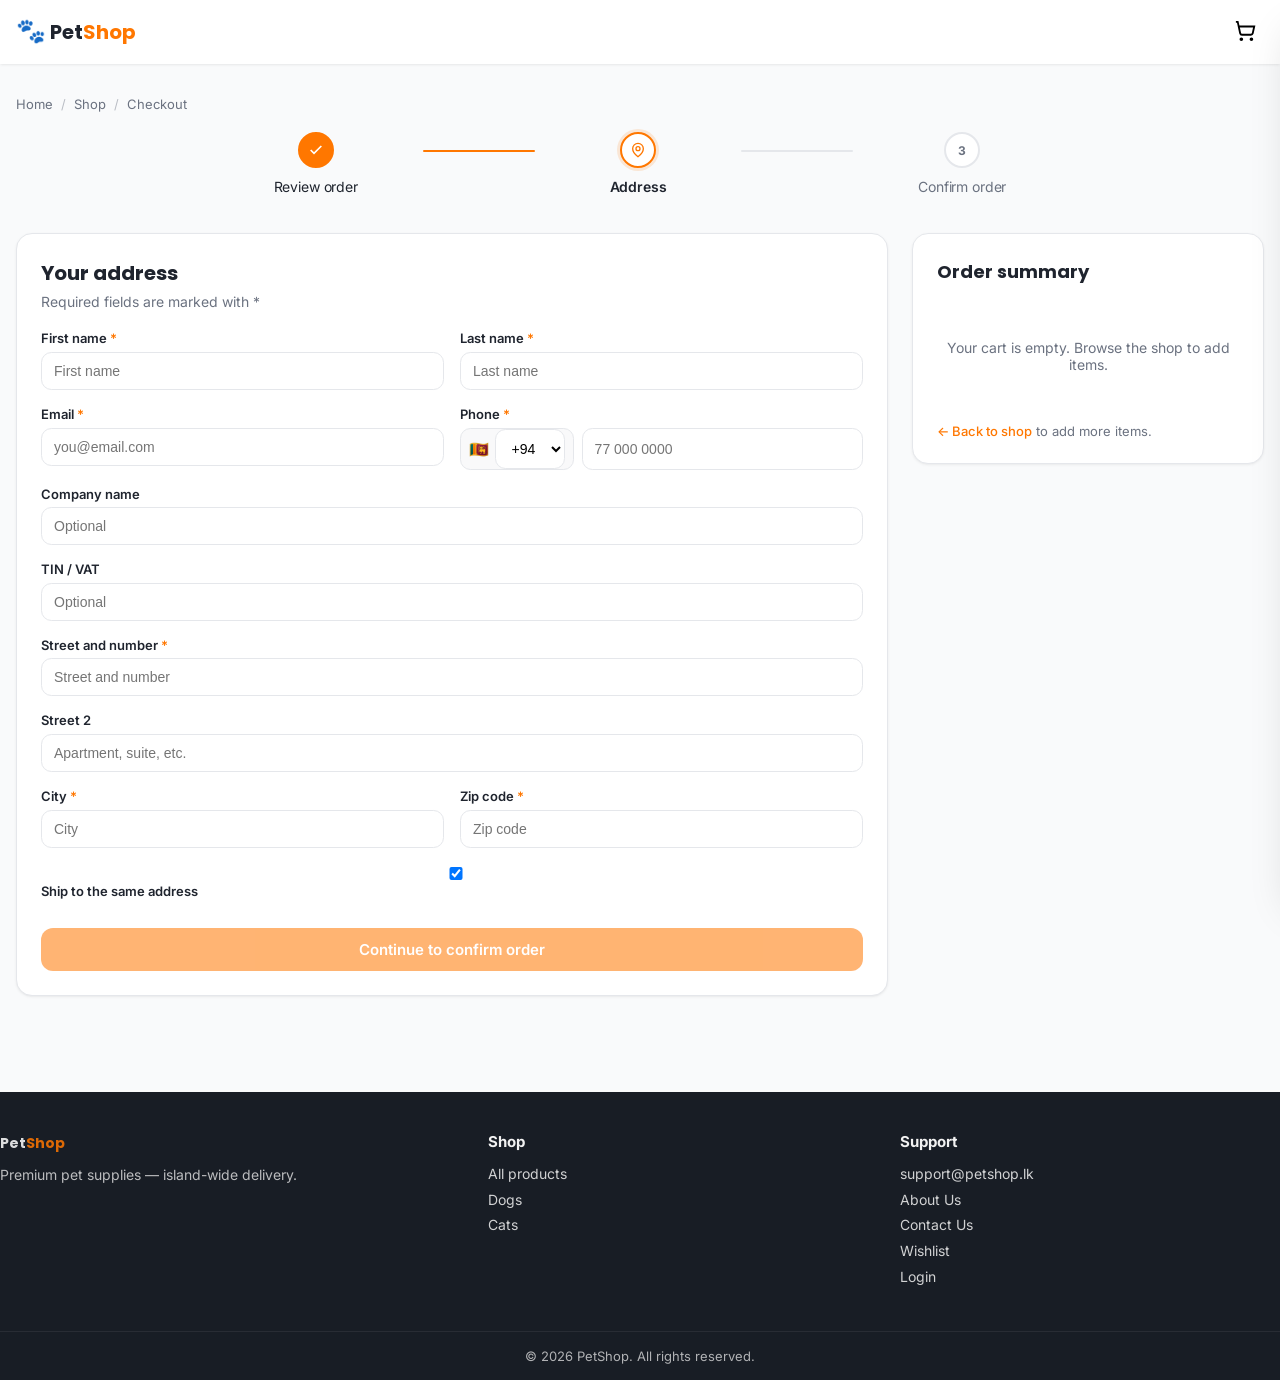
<file: checkout.html>
<!DOCTYPE html>
<html lang="en">
<head>
  <meta charset="UTF-8" />
  <meta name="viewport" content="width=device-width, initial-scale=1.0" />
  <title>PetShop — Checkout</title>
  <meta name="description" content="Complete your order — PetShop.lk" />
  <link rel="preconnect" href="https://fonts.googleapis.com" />
  <link rel="preconnect" href="https://fonts.gstatic.com" crossorigin />
  <link href="https://fonts.googleapis.com/css2?family=Poppins:wght@400;500;600;700;800&family=Inter:wght@300;400;500;600;700&display=swap" rel="stylesheet" />
  <link rel="stylesheet" href="css/site-cart.css" />
  <style>
    :root {
      --background: 210 20% 98%;
      --foreground: 220 20% 15%;
      --card: 0 0% 100%;
      --primary: 28 100% 50%;
      --primary-foreground: 0 0% 100%;
      --secondary: 220 14% 96%;
      --muted-foreground: 220 9% 46%;
      --accent: 28 100% 95%;
      --destructive: 0 84% 60%;
      --border: 220 13% 91%;
      --font-heading: "Poppins", sans-serif;
      --font-body: "Inter", sans-serif;
      --shadow-card: 0 1px 3px 0 rgb(0 0 0 / 0.06), 0 1px 2px -1px rgb(0 0 0 / 0.06);
      --shadow-elevated: 0 20px 40px -12px rgb(0 0 0 / 0.15);
    }
    *, *::before, *::after { box-sizing: border-box; border-color: hsl(var(--border)); }
    body { margin: 0; font-family: var(--font-body); background: hsl(var(--background)); color: hsl(var(--foreground)); -webkit-font-smoothing: antialiased; }
    h1, h2, h3 { font-family: var(--font-heading); }
    a { color: inherit; text-decoration: none; }
    button { font-family: inherit; cursor: pointer; border: none; background: none; }
    img { max-width: 100%; height: auto; display: block; }
    .container { width: 100%; max-width: 1400px; margin: 0 auto; padding: 0 1rem; }
    .logo-text { font-size: 1.25rem; font-family: var(--font-heading); font-weight: 700; }
    .logo-text .accent { color: hsl(var(--primary)); }
    .icon-btn { padding: 0.5rem; border-radius: 0.75rem; transition: background 0.2s; position: relative; }
    .icon-btn:hover { background: hsl(var(--secondary)); }
    .cart-badge {
      position: absolute; top: -2px; right: -2px; width: 1.25rem; height: 1.25rem; border-radius: 9999px;
      background: hsl(var(--primary)); color: hsl(var(--primary-foreground)); font-size: 0.625rem; font-weight: 700;
      display: flex; align-items: center; justify-content: center;
    }
    .cart-backdrop { position: fixed; inset: 0; background: rgb(0 0 0 / 0.5); z-index: 60; backdrop-filter: blur(4px); opacity: 0; pointer-events: none; transition: opacity 0.2s; }
    .cart-backdrop.is-open { opacity: 1; pointer-events: auto; }
    .cart-drawer {
      position: fixed; top: 0; right: 0; bottom: 0; width: 100%; max-width: 28rem; background: hsl(var(--card));
      border-left: 1px solid hsl(var(--border)); box-shadow: var(--shadow-elevated); z-index: 70;
      display: flex; flex-direction: column; transform: translateX(100%); transition: transform 0.4s cubic-bezier(0.22, 1, 0.36, 1);
    }
    .cart-drawer.is-open { transform: translateX(0); }
    .cart-head { display: flex; align-items: center; justify-content: space-between; padding: 1rem; border-bottom: 1px solid hsl(var(--border)); }
    .cart-head h2 { margin: 0; font-size: 1.125rem; font-weight: 600; }
    .cart-body { flex: 1; overflow-y: auto; padding: 1rem; }
    .cart-foot { border-top: 1px solid hsl(var(--border)); padding: 1rem; }
    .cart-item { display: flex; gap: 0.75rem; padding: 0.75rem; border-radius: 0.75rem; background: hsl(var(--secondary) / 0.5); border: 1px solid hsl(var(--border) / 0.5); margin-bottom: 1rem; }
    .cart-item img { width: 4rem; height: 4rem; border-radius: 0.5rem; object-fit: cover; flex-shrink: 0; }
    .cart-actions { display: flex; gap: 0.5rem; margin-top: 0.75rem; }
    .btn-outline-nav { flex: 1; text-align: center; padding: 0.625rem; border-radius: 0.75rem; border: 1px solid hsl(var(--border)); font-size: 0.875rem; font-weight: 500; }
    .btn-primary-nav { flex: 1; text-align: center; padding: 0.625rem; border-radius: 0.75rem; background: hsl(var(--primary)); color: hsl(var(--primary-foreground)); font-size: 0.875rem; font-weight: 500; }
    .site-footer { background: hsl(220 20% 12%); color: hsl(0 0% 95%); margin-top: 2rem; }
    .footer-inner { padding: 2.5rem 0; display: grid; gap: 2rem; }
    @media (min-width: 768px) { .footer-inner { grid-template-columns: 1.2fr 1fr 1fr; } }
    .site-footer h4 { margin: 0 0 0.75rem; font-size: 0.9375rem; }
    .site-footer ul { list-style: none; margin: 0; padding: 0; }
    .site-footer li { margin-bottom: 0.35rem; }
    .site-footer a { font-size: 0.875rem; opacity: 0.85; }
    .site-footer a:hover { opacity: 1; color: hsl(var(--primary)); }
    .footer-bottom { border-top: 1px solid hsl(0 0% 100% / 0.1); padding: 1rem 0; font-size: 0.8125rem; opacity: 0.7; text-align: center; }
    .checkout-step-icon svg { width: 1rem; height: 1rem; }
  </style>
</head>
<body id="top" class="checkout-body">
  <svg xmlns="http://www.w3.org/2000/svg" width="0" height="0" aria-hidden="true" style="position:absolute;overflow:hidden">
    <defs>
      <symbol id="icon-cart" viewBox="0 0 24 24" fill="none" stroke="currentColor" stroke-width="2"><circle cx="8" cy="21" r="1"/><circle cx="19" cy="21" r="1"/><path d="M2.05 2.05h2l2.66 12.42a2 2 0 0 0 2 1.58h9.78a2 2 0 0 0 1.95-1.57l1.65-7.43H5.12"/></symbol>
      <symbol id="icon-x" viewBox="0 0 24 24" fill="none" stroke="currentColor" stroke-width="2"><path d="M18 6 6 18"/><path d="m6 6 12 12"/></symbol>
      <symbol id="icon-trash" viewBox="0 0 24 24" fill="none" stroke="currentColor" stroke-width="2"><path d="M3 6h18"/><path d="M19 6v14c0 1-1 2-2 2H7c-1 0-2-1-2-2V6"/><path d="M8 6V4c0-1 1-2 2-2h4c1 0 2 1 2 2v2"/></symbol>
      <symbol id="icon-check" viewBox="0 0 24 24" fill="none" stroke="currentColor" stroke-width="2.5"><path d="M20 6 9 17l-5-5"/></symbol>
      <symbol id="icon-location" viewBox="0 0 24 24" fill="none" stroke="currentColor" stroke-width="2"><path d="M20 10c0 6-8 12-8 12s-8-6-8-12a8 8 0 0 1 16 0Z"/><circle cx="12" cy="10" r="3"/></symbol>
      <symbol id="icon-edit" viewBox="0 0 24 24" fill="none" stroke="currentColor" stroke-width="2"><path d="M12 20h9"/><path d="M16.5 3.5a2.12 2.12 0 0 1 3 3L7 19l-4 1 1-4Z"/></symbol>
    </defs>
  </svg>

  <header class="checkout-header site-nav">
    <div class="checkout-header-inner container">
      <a href="index.html" class="logo" title="Back to home">
        <span style="font-size:1.5rem;line-height:1">🐾</span>
        <span class="logo-text">Pet<span class="accent">Shop</span></span>
      </a>
      <button type="button" class="icon-btn" id="openCart" aria-label="Open cart">
        <svg width="22" height="22"><use href="#icon-cart"/></svg>
        <span class="cart-badge" id="cartBadge">0</span>
      </button>
    </div>
  </header>

  <main>
    <section class="checkout-page" aria-label="Checkout">
      <div class="container">
        <nav class="checkout-page-breadcrumb" aria-label="Breadcrumb">
          <ol class="checkout-breadcrumb-list">
            <li><a href="index.html">Home</a></li>
            <li class="checkout-breadcrumb-sep" aria-hidden="true">/</li>
            <li><a href="shop.html">Shop</a></li>
            <li class="checkout-breadcrumb-sep" aria-hidden="true">/</li>
            <li><span aria-current="page">Checkout</span></li>
          </ol>
        </nav>

        <ol class="checkout-steps" aria-label="Checkout progress">
          <li class="checkout-step checkout-step--done" data-checkout-step="review">
            <span class="checkout-step-icon" aria-hidden="true"><svg><use href="#icon-check"/></svg></span>
            <span class="checkout-step-label">Review order</span>
          </li>
          <li class="checkout-step-sep checkout-step-sep--done" aria-hidden="true"></li>
          <li class="checkout-step checkout-step--current" data-checkout-step="address" aria-current="step">
            <span class="checkout-step-icon" aria-hidden="true"><svg><use href="#icon-location"/></svg></span>
            <span class="checkout-step-label">Address</span>
          </li>
          <li class="checkout-step-sep" aria-hidden="true"></li>
          <li class="checkout-step checkout-step--pending" data-checkout-step="confirm">
            <span class="checkout-step-icon" aria-hidden="true"><span class="checkout-step-num">3</span></span>
            <span class="checkout-step-label">Confirm order</span>
          </li>
        </ol>

        <div class="checkout-layout" data-checkout-app>
          <div class="checkout-main">
            <div class="checkout-panel" data-checkout-panel="address">
              <div class="checkout-card">
                <h2 class="checkout-card-title">Your address</h2>
                <p class="checkout-card-hint">Required fields are marked with *</p>
                <form id="checkout-address-form" class="checkout-form-grid" action="#" method="post" novalidate>
                  <div class="checkout-field">
                    <label for="co-first">First name <span class="checkout-req">*</span></label>
                    <input id="co-first" name="firstName" type="text" autocomplete="given-name" required placeholder="First name" />
                  </div>
                  <div class="checkout-field">
                    <label for="co-last">Last name <span class="checkout-req">*</span></label>
                    <input id="co-last" name="lastName" type="text" autocomplete="family-name" required placeholder="Last name" />
                  </div>
                  <div class="checkout-field">
                    <label for="co-email">Email <span class="checkout-req">*</span></label>
                    <input id="co-email" name="email" type="email" autocomplete="email" required placeholder="you@email.com" />
                  </div>
                  <div class="checkout-field">
                    <label for="co-phone">Phone <span class="checkout-req">*</span></label>
                    <div class="checkout-phone-row">
                      <div class="checkout-phone-country" title="Country code">
                        <span aria-hidden="true">🇱🇰</span>
                        <select class="checkout-country-select" name="phonePrefix" aria-label="Country code">
                          <option value="+94" selected>+94</option>
                        </select>
                      </div>
                      <input id="co-phone" name="phone" type="tel" inputmode="numeric" autocomplete="tel-national" required placeholder="77 000 0000" aria-label="Phone number" />
                    </div>
                  </div>
                  <div class="checkout-field checkout-field--full">
                    <label for="co-company">Company name</label>
                    <input id="co-company" name="company" type="text" autocomplete="organization" placeholder="Optional" />
                  </div>
                  <div class="checkout-field checkout-field--full">
                    <label for="co-tin">TIN / VAT</label>
                    <input id="co-tin" name="tin" type="text" placeholder="Optional" />
                  </div>
                  <div class="checkout-field checkout-field--full">
                    <label for="co-street1">Street and number <span class="checkout-req">*</span></label>
                    <input id="co-street1" name="street1" type="text" autocomplete="address-line1" required placeholder="Street and number" />
                  </div>
                  <div class="checkout-field checkout-field--full">
                    <label for="co-street2">Street 2</label>
                    <input id="co-street2" name="street2" type="text" autocomplete="address-line2" placeholder="Apartment, suite, etc." />
                  </div>
                  <div class="checkout-field">
                    <label for="co-city">City <span class="checkout-req">*</span></label>
                    <input id="co-city" name="city" type="text" autocomplete="address-level2" required placeholder="City" />
                  </div>
                  <div class="checkout-field">
                    <label for="co-zip">Zip code <span class="checkout-req">*</span></label>
                    <input id="co-zip" name="zip" type="text" autocomplete="postal-code" required placeholder="Zip code" />
                  </div>
                  <div class="checkout-field checkout-field--full checkout-field--checkbox">
                    <label class="checkout-checkbox-label">
                      <input type="checkbox" name="shipSame" value="1" checked />
                      <span>Ship to the same address</span>
                    </label>
                  </div>
                  <div class="checkout-actions checkout-field--full">
                    <button type="button" class="checkout-btn" id="checkout-continue">Continue to confirm order</button>
                  </div>
                </form>
              </div>
            </div>

            <div class="checkout-panel" data-checkout-panel="confirm" hidden>
              <div class="checkout-card">
                <h2 class="checkout-card-title">Confirm order</h2>
                <div class="checkout-confirm-block">
                  <div class="checkout-billing-head">
                    <h3 class="checkout-confirm-sub">Billing &amp; shipping</h3>
                    <button type="button" class="checkout-edit-btn" id="checkout-edit-address">
                      <svg width="16" height="16"><use href="#icon-edit"/></svg>
                      <span>Edit</span>
                    </button>
                  </div>
                  <p class="checkout-confirm-text" data-confirm-billing></p>
                </div>
                <div class="checkout-confirm-block">
                  <h3 class="checkout-confirm-sub">Delivery method</h3>
                  <ul class="checkout-option-list">
                    <li>
                      <label class="checkout-option">
                        <input type="radio" name="delivery" value="400" data-label="Outer Colombo" checked />
                        <span class="checkout-option-body">
                          <span class="checkout-option-title">Outer Colombo</span>
                          <span class="checkout-option-price">Rs 400.00</span>
                        </span>
                      </label>
                    </li>
                    <li>
                      <label class="checkout-option">
                        <input type="radio" name="delivery" value="400" data-label="Remote area" />
                        <span class="checkout-option-body">
                          <span class="checkout-option-title">Remote area charges</span>
                          <span class="checkout-option-price">Rs 400.00</span>
                        </span>
                      </label>
                    </li>
                    <li>
                      <label class="checkout-option">
                        <input type="radio" name="delivery" value="0" data-label="Store pick-up" />
                        <span class="checkout-option-body">
                          <span class="checkout-option-title">Store pick-up</span>
                          <span class="checkout-option-price">Free</span>
                        </span>
                      </label>
                    </li>
                  </ul>
                </div>
                <div class="checkout-confirm-block">
                  <h3 class="checkout-confirm-sub">Pay with</h3>
                  <ul class="checkout-option-list">
                    <li>
                      <label class="checkout-option">
                        <input type="radio" name="pay" value="cod" data-pay-label="Cash on Delivery" checked />
                        <span class="checkout-option-body"><span class="checkout-option-title">Cash on Delivery</span></span>
                      </label>
                    </li>
                    <li>
                      <label class="checkout-option">
                        <input type="radio" name="pay" value="bank" data-pay-label="Bank transfer" />
                        <span class="checkout-option-body"><span class="checkout-option-title">Bank transfer</span></span>
                      </label>
                    </li>
                  </ul>
                  <p class="checkout-muted">Use your order reference when paying by bank transfer.</p>
                </div>
                <p class="checkout-policies"><a href="#">Return, refund &amp; cancellation policies</a></p>
                <div class="checkout-actions">
                  <button type="button" class="checkout-btn" id="checkout-pay">Place order</button>
                </div>
              </div>
            </div>

            <div class="checkout-panel" data-checkout-panel="paid" hidden>
              <div class="checkout-card">
                <h2 class="checkout-paid-title" data-paid-order-id>Order S00000</h2>
                <div class="checkout-confirm-block">
                  <h3 class="checkout-confirm-sub">Payment information</h3>
                  <table class="checkout-paid-table">
                    <tbody>
                      <tr>
                        <td data-paid-paymethod>Cash on Delivery</td>
                        <td class="checkout-paid-muted">Total:</td>
                        <td class="checkout-paid-total" data-paid-total>Rs 0.00</td>
                      </tr>
                    </tbody>
                  </table>
                  <p class="checkout-muted">Please use the order name as your payment reference.</p>
                  <p class="checkout-paid-comm"><span class="checkout-paid-muted">Reference:</span> <span data-paid-communication></span></p>
                </div>
                <div class="checkout-confirm-block">
                  <h3 class="checkout-confirm-sub">Billing &amp; shipping</h3>
                  <p class="checkout-confirm-text" data-paid-billing></p>
                </div>
                <a href="index.html" class="checkout-btn checkout-done-btn">Back to home</a>
              </div>
            </div>
          </div>

          <aside class="order-summary checkout-card" aria-label="Order summary">
            <h2 class="order-summary-title">Order summary</h2>
            <div class="checkout-items-scroll">
              <div data-checkout-items></div>
            </div>
            <div data-checkout-totals></div>
            <p class="checkout-hint-muted"><a href="shop.html">← Back to shop</a> to add more items.</p>
          </aside>
        </div>
      </div>
    </section>
  </main>

  <footer class="site-footer">
    <div class="container footer-inner">
      <div>
        <a href="index.html" class="logo-text" style="color:#fff">Pet<span class="accent">Shop</span></a>
        <p style="font-size:0.875rem;opacity:0.75;margin:0.75rem 0 0">Premium pet supplies — island-wide delivery.</p>
      </div>
      <div>
        <h4>Shop</h4>
        <ul>
          <li><a href="shop.html">All products</a></li>
          <li><a href="shop.html">Dogs</a></li>
          <li><a href="shop.html">Cats</a></li>
        </ul>
      </div>
      <div>
        <h4>Support</h4>
        <ul>
          <li><a href="mailto:support@petshop.lk">support@petshop.lk</a></li>
          <li><a href="about.html">About Us</a></li>
          <li><a href="contact.html">Contact Us</a></li>
          <li><a href="wishlist.html">Wishlist</a></li>
          <li><a href="login.html">Login</a></li>
        </ul>
      </div>
    </div>
    <div class="footer-bottom container">© 2026 PetShop. All rights reserved.</div>
  </footer>

  <div class="cart-backdrop" id="cartBackdrop"></div>
  <aside class="cart-drawer" id="cartDrawer" role="dialog" aria-modal="true" aria-label="Cart preview" hidden>
    <div class="cart-head">
      <h2>Your Cart</h2>
      <button type="button" class="icon-btn" id="closeCart" aria-label="Close cart"><svg width="20" height="20"><use href="#icon-x"/></svg></button>
    </div>
    <div class="cart-body" id="cartBody"></div>
    <div class="cart-foot" id="cartFoot"></div>
  </aside>

  <script src="js/products-data.js"></script>
  <script src="js/cart.js"></script>
  <script src="js/checkout.js"></script>
</body>
</html>
</file>
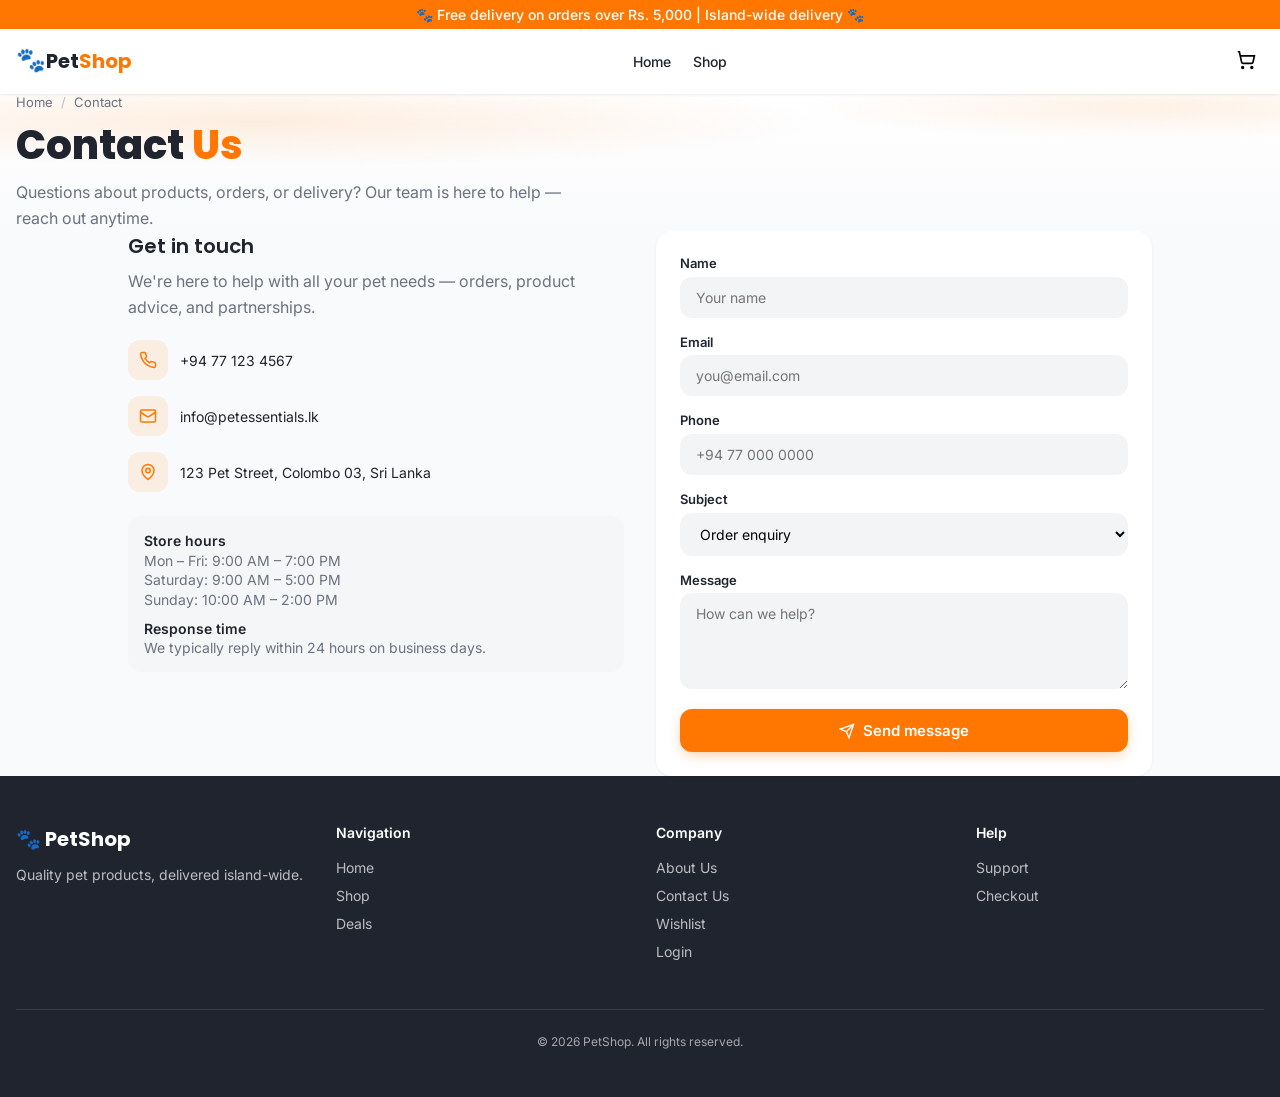
<file: contact.html>
<!DOCTYPE html>
<html lang="en">
<head>
  <meta charset="UTF-8" />
  <meta name="viewport" content="width=device-width, initial-scale=1.0" />
  <title>PetShop — Contact Us</title>
  <meta name="description" content="Get in touch with PetShop.lk — phone, email, and contact form." />
  <link rel="preconnect" href="https://fonts.googleapis.com" />
  <link rel="preconnect" href="https://fonts.gstatic.com" crossorigin />
  <link href="https://fonts.googleapis.com/css2?family=Poppins:wght@400;500;600;700;800&family=Inter:wght@300;400;500;600;700&display=swap" rel="stylesheet" />
  <link rel="stylesheet" href="css/site-cart.css" />
  <link rel="stylesheet" href="css/site-pages.css" />
  <style>
    :root {
      --background: 210 20% 98%; --foreground: 220 20% 15%; --card: 0 0% 100%;
      --primary: 28 100% 50%; --primary-foreground: 0 0% 100%; --secondary: 220 14% 96%;
      --muted-foreground: 220 9% 46%; --accent: 28 100% 95%; --border: 220 13% 91%;
      --font-heading: "Poppins", sans-serif; --font-body: "Inter", sans-serif;
      --shadow-card: 0 1px 3px 0 rgb(0 0 0 / 0.06), 0 1px 2px -1px rgb(0 0 0 / 0.06);
      --shadow-card-hover: 0 10px 25px -5px rgb(0 0 0 / 0.1), 0 8px 10px -6px rgb(0 0 0 / 0.1);
      --shadow-elevated: 0 20px 40px -12px rgb(0 0 0 / 0.15);
    }
    *, *::before, *::after { box-sizing: border-box; border-color: hsl(var(--border)); }
    body { margin: 0; font-family: var(--font-body); background: hsl(var(--background)); color: hsl(var(--foreground)); -webkit-font-smoothing: antialiased; }
    h1, h2, h3 { font-family: var(--font-heading); }
    a { color: inherit; text-decoration: none; }
    button { font-family: inherit; cursor: pointer; border: none; background: none; }
    img { max-width: 100%; height: auto; display: block; }
    .container { width: 100%; max-width: 1400px; margin: 0 auto; padding: 0 1rem; }
    .relative { position: relative; }
    .site-nav { position: sticky; top: 0; z-index: 50; background: hsl(var(--card)); box-shadow: var(--shadow-card); transition: background 0.3s, box-shadow 0.3s; }
    .site-nav.scrolled { background: hsl(var(--card) / 0.95); backdrop-filter: blur(12px); box-shadow: var(--shadow-card-hover); }
    .nav-top { background: hsl(var(--primary)); text-align: center; padding: 0.375rem 1rem; }
    .nav-top p { margin: 0; font-size: 0.875rem; font-weight: 500; color: hsl(var(--primary-foreground)); }
    .nav-row { display: flex; align-items: center; justify-content: space-between; height: 4rem; gap: 0.5rem; }
    .logo-text { font-size: 1.25rem; font-family: var(--font-heading); font-weight: 700; }
    .logo-text .accent { color: hsl(var(--primary)); }
    .desktop-menu { display: none; align-items: center; gap: 0.125rem; flex-wrap: wrap; }
    @media (min-width: 1024px) { .desktop-menu { display: flex; } }
    .nav-icons { display: flex; align-items: center; gap: 0.5rem; }
    .icon-btn { padding: 0.5rem; border-radius: 0.75rem; transition: background 0.2s, transform 0.2s; }
    .icon-btn:hover { background: hsl(var(--secondary)); transform: scale(1.06); }
    .cart-badge, .wishlist-badge-nav { position: absolute; top: -2px; right: -2px; min-width: 1.25rem; height: 1.25rem; border-radius: 9999px; background: hsl(var(--primary)); color: hsl(var(--primary-foreground)); font-size: 0.625rem; font-weight: 700; display: flex; align-items: center; justify-content: center; }
    .wishlist-badge-nav[hidden] { display: none; }
    .mobile-toggle { display: flex; }
    @media (min-width: 1024px) { .mobile-toggle { display: none; } }
    .mobile-panel { max-height: 0; overflow: hidden; opacity: 0; border-top: 1px solid hsl(var(--border)); background: hsl(var(--card)); transition: max-height 0.35s, opacity 0.25s; }
    .mobile-panel.is-open { max-height: 420px; opacity: 1; }
    .mobile-panel-inner { padding: 1rem; display: flex; flex-direction: column; gap: 0.35rem; }
    .mobile-panel a { padding: 0.75rem 1rem; border-radius: 0.75rem; font-size: 0.875rem; font-weight: 500; }
    .mobile-panel a:hover, .mobile-panel a[aria-current="page"] { background: hsl(var(--accent)); color: hsl(var(--primary)); font-weight: 700; }
    .cart-backdrop { position: fixed; inset: 0; background: rgb(0 0 0 / 0.5); z-index: 60; opacity: 0; pointer-events: none; transition: opacity 0.2s; }
    .cart-backdrop.is-open { opacity: 1; pointer-events: auto; }
    .cart-drawer { position: fixed; top: 0; right: 0; bottom: 0; width: 100%; max-width: 28rem; background: hsl(var(--card)); border-left: 1px solid hsl(var(--border)); z-index: 70; display: flex; flex-direction: column; transform: translateX(100%); transition: transform 0.4s; }
    .cart-drawer.is-open { transform: translateX(0); }
    .cart-head { display: flex; align-items: center; justify-content: space-between; padding: 1rem; border-bottom: 1px solid hsl(var(--border)); }
    .cart-head h2 { margin: 0; font-size: 1.125rem; font-weight: 600; }
    .cart-body { flex: 1; overflow-y: auto; padding: 1rem; }
    .cart-foot { border-top: 1px solid hsl(var(--border)); padding: 1rem; }
    .btn-outline-nav, .btn-primary-nav { flex: 1; text-align: center; padding: 0.625rem; border-radius: 0.75rem; font-size: 0.875rem; font-weight: 500; }
    .btn-outline-nav { border: 1px solid hsl(var(--border)); }
    .btn-primary-nav { background: hsl(var(--primary)); color: hsl(var(--primary-foreground)); }
    .cart-actions { display: flex; gap: 0.5rem; margin-top: 0.75rem; }
    .site-footer { background: hsl(var(--foreground)); color: hsl(var(--primary-foreground)); padding: 3rem 0; }
    .footer-grid { display: grid; grid-template-columns: repeat(2, 1fr); gap: 2rem; }
    @media (min-width: 768px) { .footer-grid { grid-template-columns: repeat(4, 1fr); } }
    .site-footer h4 { font-size: 0.875rem; font-weight: 600; margin: 0 0 1rem; }
    .site-footer ul { list-style: none; padding: 0; margin: 0; }
    .site-footer li { margin-bottom: 0.5rem; }
    .site-footer a { font-size: 0.875rem; opacity: 0.7; }
    .site-footer a:hover { opacity: 1; }
    .footer-bottom { margin-top: 2.5rem; padding-top: 1.5rem; border-top: 1px solid hsl(var(--primary-foreground) / 0.1); text-align: center; }
    .footer-bottom p { margin: 0; font-size: 0.75rem; opacity: 0.6; }
    .cta-banner {
      margin-top: 2rem; padding: 2rem; border-radius: 1.25rem; text-align: center;
      background: linear-gradient(135deg, hsl(var(--primary) / 0.12), hsl(var(--accent)));
      border: 1px solid hsl(var(--border) / 0.5);
    }
    .cta-banner h2 { margin: 0 0 0.5rem; }
    .cta-banner p { margin: 0 0 1.25rem; color: hsl(var(--muted-foreground)); }
  </style>
</head>
<body>
  <svg xmlns="http://www.w3.org/2000/svg" width="0" height="0" aria-hidden="true" style="position:absolute;overflow:hidden">
    <defs>
      <symbol id="icon-cart" viewBox="0 0 24 24" fill="none" stroke="currentColor" stroke-width="2"><circle cx="8" cy="21" r="1"/><circle cx="19" cy="21" r="1"/><path d="M2.05 2.05h2l2.66 12.42a2 2 0 0 0 2 1.58h9.78a2 2 0 0 0 1.95-1.57l1.65-7.43H5.12"/></symbol>
      <symbol id="icon-user" viewBox="0 0 24 24" fill="none" stroke="currentColor" stroke-width="2"><path d="M19 21v-2a4 4 0 0 0-4-4H9a4 4 0 0 0-4 4v2"/><circle cx="12" cy="7" r="4"/></symbol>
      <symbol id="icon-heart" viewBox="0 0 24 24" fill="none" stroke="currentColor" stroke-width="2"><path d="M20.8 4.6a5.5 5.5 0 0 0-7.8 0L12 5.6l-1-1a5.5 5.5 0 0 0-7.8 7.8l1 1L12 21l7.8-7.6 1-1a5.5 5.5 0 0 0 0-7.8Z"/></symbol>
      <symbol id="icon-menu" viewBox="0 0 24 24" fill="none" stroke="currentColor" stroke-width="2"><line x1="4" x2="20" y1="12" y2="12"/><line x1="4" x2="20" y1="6" y2="6"/><line x1="4" x2="20" y1="18" y2="18"/></symbol>
      <symbol id="icon-x" viewBox="0 0 24 24" fill="none" stroke="currentColor" stroke-width="2"><path d="M18 6 6 18"/><path d="m6 6 12 12"/></symbol>
            <symbol id="icon-phone" viewBox="0 0 24 24" fill="none" stroke="currentColor" stroke-width="2"><path d="M22 16.92v3a2 2 0 0 1-2.18 2 19.79 19.79 0 0 1-8.63-3.07 19.5 19.5 0 0 1-6-6 19.79 19.79 0 0 1-3.07-8.67A2 2 0 0 1 4.11 2h3a2 2 0 0 1 2 1.72 12.84 12.84 0 0 0 .7 2.81 2 2 0 0 1-.45 2.11L8.09 9.91a16 16 0 0 0 6 6l1.27-1.27a2 2 0 0 1 2.11-.45 12.84 12.84 0 0 0 2.81.7A2 2 0 0 1 22 16.92z"/></symbol>
      <symbol id="icon-mail" viewBox="0 0 24 24" fill="none" stroke="currentColor" stroke-width="2"><rect width="20" height="16" x="2" y="4" rx="2"/><path d="m22 7-8.97 5.7a1.94 1.94 0 0 1-2.06 0L2 7"/></symbol>
      <symbol id="icon-map" viewBox="0 0 24 24" fill="none" stroke="currentColor" stroke-width="2"><path d="M20 10c0 6-8 12-8 12s-8-6-8-12a8 8 0 0 1 16 0Z"/><circle cx="12" cy="10" r="3"/></symbol>
      <symbol id="icon-send" viewBox="0 0 24 24" fill="none" stroke="currentColor" stroke-width="2"><path d="m22 2-7 20-4-9-9-4Z"/><path d="M22 2 11 13"/></symbol>
</defs>
  </svg>

  <nav class="site-nav" id="siteNav" aria-label="Main">
    <div class="nav-top"><div class="container"><p>🐾 Free delivery on orders over Rs. 5,000 | Island-wide delivery 🐾</p></div></div>
    <div class="container">
      <div class="nav-row">
        <a href="index.html" class="logo"><span style="font-size:1.5rem;line-height:1">🐾</span><span class="logo-text">Pet<span class="accent">Shop</span></span></a>
        <div class="desktop-menu">
          <a href="index.html" class="nav-link-simple">Home</a>
          <a href="shop.html" class="nav-link-simple">Shop</a>
          </div>
        <div class="nav-icons">
          <button type="button" class="icon-btn relative" id="openCart" aria-label="Open cart"><svg width="20" height="20"><use href="#icon-cart"/></svg><span class="cart-badge" id="cartBadge">0</span></button>
          <button type="button" class="icon-btn mobile-toggle" id="mobileToggle" aria-expanded="false" aria-label="Menu"><span id="menuIcon"><svg width="20" height="20"><use href="#icon-menu"/></svg></span><span id="closeIcon" hidden><svg width="20" height="20"><use href="#icon-x"/></svg></span></button>
        </div>
      </div>
    </div>
    <div class="mobile-panel" id="mobilePanel" aria-hidden="true">
      <div class="mobile-panel-inner">
        <a href="index.html">Home</a>
        <a href="shop.html">Shop</a>
      </div>
    </div>
  </nav>

  <div class="cart-backdrop" id="cartBackdrop"></div>
  <aside class="cart-drawer" id="cartDrawer" role="dialog" aria-modal="true" aria-label="Cart" hidden>
    <div class="cart-head"><h2>Your Cart</h2><button type="button" class="icon-btn" id="closeCart" aria-label="Close"><svg width="20" height="20"><use href="#icon-x"/></svg></button></div>
    <div class="cart-body" id="cartBody"></div>
    <div class="cart-foot" id="cartFoot"></div>
  </aside>

  <header class="page-hero">
    <div class="container page-hero-inner">
      <nav class="page-breadcrumb" aria-label="Breadcrumb">
        <a href="index.html">Home</a><span class="sep">/</span><span aria-current="page">Contact</span>
      </nav>
      <h1>Contact <span style="color:hsl(var(--primary))">Us</span></h1>
      <p class="page-hero-lead">Questions about products, orders, or delivery? Our team is here to help — reach out anytime.</p>
    </div>
  </header>

  <main class="container page-main">
    <div class="contact-grid">
      <div class="contact-info">
        <h3>Get in touch</h3>
        <p style="color:hsl(var(--muted-foreground));margin:0 0 1.25rem;line-height:1.6">We're here to help with all your pet needs — orders, product advice, and partnerships.</p>
        <div class="contact-line"><span class="ic"><svg width="18" height="18"><use href="#icon-phone"/></svg></span><span style="font-size:0.875rem"><a href="tel:+94771234567">+94 77 123 4567</a></span></div>
        <div class="contact-line"><span class="ic"><svg width="18" height="18"><use href="#icon-mail"/></svg></span><span style="font-size:0.875rem"><a href="mailto:info@petessentials.lk">info@petessentials.lk</a></span></div>
        <div class="contact-line"><span class="ic"><svg width="18" height="18"><use href="#icon-map"/></svg></span><span style="font-size:0.875rem">123 Pet Street, Colombo 03, Sri Lanka</span></div>
        <dl class="contact-hours">
          <dt>Store hours</dt>
          <dd>Mon – Fri: 9:00 AM – 7:00 PM</dd>
          <dd>Saturday: 9:00 AM – 5:00 PM</dd>
          <dd>Sunday: 10:00 AM – 2:00 PM</dd>
          <dt style="margin-top:0.75rem">Response time</dt>
          <dd>We typically reply within 24 hours on business days.</dd>
        </dl>
      </div>
      <form class="contact-form" id="contactForm" novalidate>
        <div><label for="cName">Name</label><input id="cName" name="name" type="text" placeholder="Your name" required /></div>
        <div><label for="cEmail">Email</label><input id="cEmail" name="email" type="email" placeholder="you@email.com" required /></div>
        <div><label for="cPhone">Phone</label><input id="cPhone" name="phone" type="tel" placeholder="+94 77 000 0000" /></div>
        <div><label for="cSubject">Subject</label>
          <select id="cSubject" name="subject">
            <option value="order">Order enquiry</option>
            <option value="product">Product question</option>
            <option value="delivery">Delivery</option>
            <option value="other">Other</option>
          </select>
        </div>
        <div><label for="cMessage">Message</label><textarea id="cMessage" name="message" placeholder="How can we help?" rows="4" required></textarea></div>
        <button type="submit" class="btn-primary"><svg width="16" height="16"><use href="#icon-send"/></svg> Send message</button>
      </form>
    </div>
  </main>

  <footer class="site-footer">
    <div class="container">
      <div class="footer-grid">
        <div><div class="logo-text" style="color:inherit;margin-bottom:0.75rem">🐾 PetShop</div><p style="font-size:0.875rem;opacity:0.7;margin:0">Quality pet products, delivered island-wide.</p></div>
        <div><h4>Navigation</h4><ul><li><a href="index.html">Home</a></li><li><a href="shop.html">Shop</a></li><li><a href="index.html#flash-sale">Deals</a></li></ul></div>
        <div><h4>Company</h4><ul><li><a href="about.html">About Us</a></li><li><a href="contact.html">Contact Us</a></li><li><a href="wishlist.html">Wishlist</a></li><li><a href="login.html">Login</a></li></ul></div>
        <div><h4>Help</h4><ul><li><a href="contact.html">Support</a></li><li><a href="checkout.html">Checkout</a></li></ul></div>
      </div>
      <div class="footer-bottom"><p>© 2026 PetShop. All rights reserved.</p></div>
    </div>
  </footer>

  <script src="js/products-data.js"></script>
  <script src="js/wishlist.js"></script>
  <script src="js/cart.js"></script>
  <script>
  (function () {
    var nav = document.getElementById("siteNav");
    window.addEventListener("scroll", function () { nav.classList.toggle("scrolled", window.scrollY > 8); }, { passive: true });
    var panel = document.getElementById("mobilePanel");
    var toggle = document.getElementById("mobileToggle");
    var menuIcon = document.getElementById("menuIcon");
    var closeIcon = document.getElementById("closeIcon");
    toggle.addEventListener("click", function () {
      var open = panel.classList.toggle("is-open");
      toggle.setAttribute("aria-expanded", open ? "true" : "false");
      panel.setAttribute("aria-hidden", open ? "false" : "true");
      menuIcon.hidden = open;
      closeIcon.hidden = !open;
    });
  })();
  document.getElementById("contactForm").addEventListener("submit", function (e) {
    e.preventDefault();
    alert("Thank you! We'll get back to you within 24 hours.");
    e.target.reset();
  });
  </script>
</body>
</html>
</file>
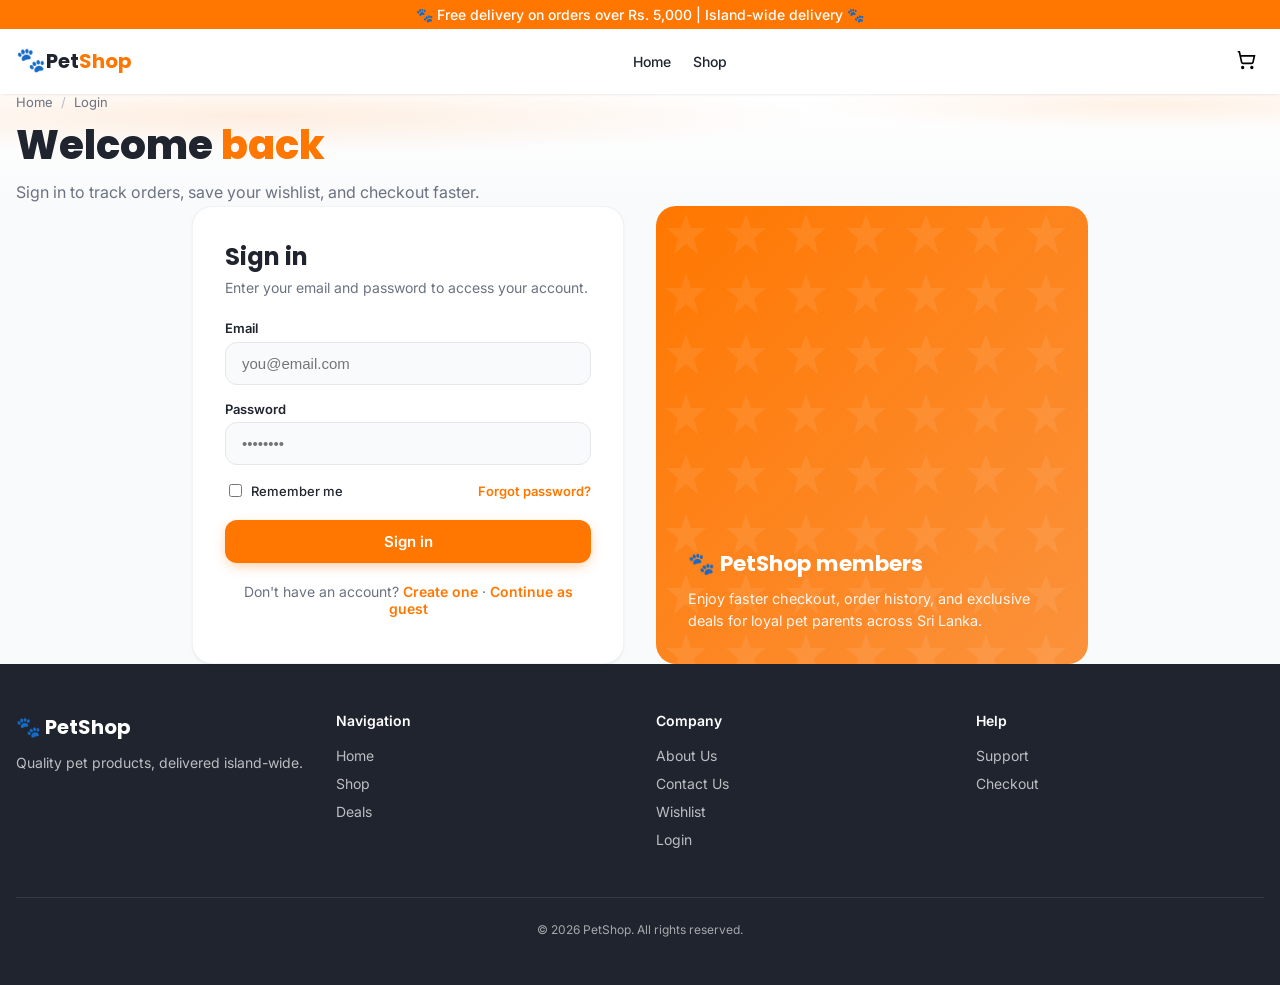
<file: login.html>
<!DOCTYPE html>
<html lang="en">
<head>
  <meta charset="UTF-8" />
  <meta name="viewport" content="width=device-width, initial-scale=1.0" />
  <title>PetShop — Login</title>
  <meta name="description" content="Sign in to your PetShop.lk account. — Sri Lanka's trusted pet supplies store." />
  <link rel="preconnect" href="https://fonts.googleapis.com" />
  <link rel="preconnect" href="https://fonts.gstatic.com" crossorigin />
  <link href="https://fonts.googleapis.com/css2?family=Poppins:wght@400;500;600;700;800&family=Inter:wght@300;400;500;600;700&display=swap" rel="stylesheet" />
  <link rel="stylesheet" href="css/site-cart.css" />
  <link rel="stylesheet" href="css/site-pages.css" />
  <style>
    :root {
      --background: 210 20% 98%; --foreground: 220 20% 15%; --card: 0 0% 100%;
      --primary: 28 100% 50%; --primary-foreground: 0 0% 100%; --secondary: 220 14% 96%;
      --muted-foreground: 220 9% 46%; --accent: 28 100% 95%; --border: 220 13% 91%;
      --font-heading: "Poppins", sans-serif; --font-body: "Inter", sans-serif;
      --shadow-card: 0 1px 3px 0 rgb(0 0 0 / 0.06), 0 1px 2px -1px rgb(0 0 0 / 0.06);
      --shadow-card-hover: 0 10px 25px -5px rgb(0 0 0 / 0.1), 0 8px 10px -6px rgb(0 0 0 / 0.1);
      --shadow-elevated: 0 20px 40px -12px rgb(0 0 0 / 0.15);
    }
    *, *::before, *::after { box-sizing: border-box; border-color: hsl(var(--border)); }
    body { margin: 0; font-family: var(--font-body); background: hsl(var(--background)); color: hsl(var(--foreground)); -webkit-font-smoothing: antialiased; }
    h1, h2, h3 { font-family: var(--font-heading); }
    a { color: inherit; text-decoration: none; }
    button { font-family: inherit; cursor: pointer; border: none; background: none; }
    img { max-width: 100%; height: auto; display: block; }
    .container { width: 100%; max-width: 1400px; margin: 0 auto; padding: 0 1rem; }
    .relative { position: relative; }
    .site-nav { position: sticky; top: 0; z-index: 50; background: hsl(var(--card)); box-shadow: var(--shadow-card); transition: background 0.3s, box-shadow 0.3s; }
    .site-nav.scrolled { background: hsl(var(--card) / 0.95); backdrop-filter: blur(12px); box-shadow: var(--shadow-card-hover); }
    .nav-top { background: hsl(var(--primary)); text-align: center; padding: 0.375rem 1rem; }
    .nav-top p { margin: 0; font-size: 0.875rem; font-weight: 500; color: hsl(var(--primary-foreground)); }
    .nav-row { display: flex; align-items: center; justify-content: space-between; height: 4rem; gap: 0.5rem; }
    .logo-text { font-size: 1.25rem; font-family: var(--font-heading); font-weight: 700; }
    .logo-text .accent { color: hsl(var(--primary)); }
    .desktop-menu { display: none; align-items: center; gap: 0.125rem; flex-wrap: wrap; }
    @media (min-width: 1024px) { .desktop-menu { display: flex; } }
    .nav-icons { display: flex; align-items: center; gap: 0.5rem; }
    .icon-btn { padding: 0.5rem; border-radius: 0.75rem; transition: background 0.2s, transform 0.2s; }
    .icon-btn:hover { background: hsl(var(--secondary)); transform: scale(1.06); }
    .cart-badge, .wishlist-badge-nav { position: absolute; top: -2px; right: -2px; min-width: 1.25rem; height: 1.25rem; border-radius: 9999px; background: hsl(var(--primary)); color: hsl(var(--primary-foreground)); font-size: 0.625rem; font-weight: 700; display: flex; align-items: center; justify-content: center; }
    .wishlist-badge-nav[hidden] { display: none; }
    .mobile-toggle { display: flex; }
    @media (min-width: 1024px) { .mobile-toggle { display: none; } }
    .mobile-panel { max-height: 0; overflow: hidden; opacity: 0; border-top: 1px solid hsl(var(--border)); background: hsl(var(--card)); transition: max-height 0.35s, opacity 0.25s; }
    .mobile-panel.is-open { max-height: 420px; opacity: 1; }
    .mobile-panel-inner { padding: 1rem; display: flex; flex-direction: column; gap: 0.35rem; }
    .mobile-panel a { padding: 0.75rem 1rem; border-radius: 0.75rem; font-size: 0.875rem; font-weight: 500; }
    .mobile-panel a:hover, .mobile-panel a[aria-current="page"] { background: hsl(var(--accent)); color: hsl(var(--primary)); font-weight: 700; }
    .cart-backdrop { position: fixed; inset: 0; background: rgb(0 0 0 / 0.5); z-index: 60; opacity: 0; pointer-events: none; transition: opacity 0.2s; }
    .cart-backdrop.is-open { opacity: 1; pointer-events: auto; }
    .cart-drawer { position: fixed; top: 0; right: 0; bottom: 0; width: 100%; max-width: 28rem; background: hsl(var(--card)); border-left: 1px solid hsl(var(--border)); z-index: 70; display: flex; flex-direction: column; transform: translateX(100%); transition: transform 0.4s; }
    .cart-drawer.is-open { transform: translateX(0); }
    .cart-head { display: flex; align-items: center; justify-content: space-between; padding: 1rem; border-bottom: 1px solid hsl(var(--border)); }
    .cart-head h2 { margin: 0; font-size: 1.125rem; font-weight: 600; }
    .cart-body { flex: 1; overflow-y: auto; padding: 1rem; }
    .cart-foot { border-top: 1px solid hsl(var(--border)); padding: 1rem; }
    .btn-outline-nav, .btn-primary-nav { flex: 1; text-align: center; padding: 0.625rem; border-radius: 0.75rem; font-size: 0.875rem; font-weight: 500; }
    .btn-outline-nav { border: 1px solid hsl(var(--border)); }
    .btn-primary-nav { background: hsl(var(--primary)); color: hsl(var(--primary-foreground)); }
    .cart-actions { display: flex; gap: 0.5rem; margin-top: 0.75rem; }
    .site-footer { background: hsl(var(--foreground)); color: hsl(var(--primary-foreground)); padding: 3rem 0; }
    .footer-grid { display: grid; grid-template-columns: repeat(2, 1fr); gap: 2rem; }
    @media (min-width: 768px) { .footer-grid { grid-template-columns: repeat(4, 1fr); } }
    .site-footer h4 { font-size: 0.875rem; font-weight: 600; margin: 0 0 1rem; }
    .site-footer ul { list-style: none; padding: 0; margin: 0; }
    .site-footer li { margin-bottom: 0.5rem; }
    .site-footer a { font-size: 0.875rem; opacity: 0.7; }
    .site-footer a:hover { opacity: 1; }
    .footer-bottom { margin-top: 2.5rem; padding-top: 1.5rem; border-top: 1px solid hsl(var(--primary-foreground) / 0.1); text-align: center; }
    .footer-bottom p { margin: 0; font-size: 0.75rem; opacity: 0.6; }
    .cta-banner {
      margin-top: 2rem; padding: 2rem; border-radius: 1.25rem; text-align: center;
      background: linear-gradient(135deg, hsl(var(--primary) / 0.12), hsl(var(--accent)));
      border: 1px solid hsl(var(--border) / 0.5);
    }
    .cta-banner h2 { margin: 0 0 0.5rem; }
    .cta-banner p { margin: 0 0 1.25rem; color: hsl(var(--muted-foreground)); }
  </style>
</head>
<body>
  <svg xmlns="http://www.w3.org/2000/svg" width="0" height="0" aria-hidden="true" style="position:absolute;overflow:hidden">
    <defs>
      <symbol id="icon-cart" viewBox="0 0 24 24" fill="none" stroke="currentColor" stroke-width="2"><circle cx="8" cy="21" r="1"/><circle cx="19" cy="21" r="1"/><path d="M2.05 2.05h2l2.66 12.42a2 2 0 0 0 2 1.58h9.78a2 2 0 0 0 1.95-1.57l1.65-7.43H5.12"/></symbol>
      <symbol id="icon-user" viewBox="0 0 24 24" fill="none" stroke="currentColor" stroke-width="2"><path d="M19 21v-2a4 4 0 0 0-4-4H9a4 4 0 0 0-4 4v2"/><circle cx="12" cy="7" r="4"/></symbol>
      <symbol id="icon-heart" viewBox="0 0 24 24" fill="none" stroke="currentColor" stroke-width="2"><path d="M20.8 4.6a5.5 5.5 0 0 0-7.8 0L12 5.6l-1-1a5.5 5.5 0 0 0-7.8 7.8l1 1L12 21l7.8-7.6 1-1a5.5 5.5 0 0 0 0-7.8Z"/></symbol>
      <symbol id="icon-menu" viewBox="0 0 24 24" fill="none" stroke="currentColor" stroke-width="2"><line x1="4" x2="20" y1="12" y2="12"/><line x1="4" x2="20" y1="6" y2="6"/><line x1="4" x2="20" y1="18" y2="18"/></symbol>
      <symbol id="icon-x" viewBox="0 0 24 24" fill="none" stroke="currentColor" stroke-width="2"><path d="M18 6 6 18"/><path d="m6 6 12 12"/></symbol>
      <symbol id="icon-truck" viewBox="0 0 24 24" fill="none" stroke="currentColor" stroke-width="2"><path d="M14 18V6a2 2 0 0 0-2-2H4a2 2 0 0 0-2 2v11a1 1 0 0 0 1 1h2"/><path d="M15 18H9"/><path d="M19 18h2a1 1 0 0 0 1-1v-3.65a1 1 0 0 0-.22-.624l-3.48-4.35A1 1 0 0 0 17.52 8H14"/><circle cx="17" cy="18" r="2"/><circle cx="7" cy="18" r="2"/></symbol>
      <symbol id="icon-shield" viewBox="0 0 24 24" fill="none" stroke="currentColor" stroke-width="2"><path d="M12 22s8-4 8-10V5l-8-3-8 3v7c0 6 8 10 8 10"/></symbol>
      <symbol id="icon-heart-hand" viewBox="0 0 24 24" fill="none" stroke="currentColor" stroke-width="2"><path d="M19 14c1.49-1.46 3-3.21 3-5.5A5.5 5.5 0 0 0 16.5 3c-1.76 0-3 .5-4.5 2-1.5-1.5-2.74-2-4.5-2A5.5 5.5 0 0 0 2 8.5c0 2.3 1.5 4.05 3 5.5l7 7Z"/></symbol>
      <symbol id="icon-users" viewBox="0 0 24 24" fill="none" stroke="currentColor" stroke-width="2"><path d="M16 21v-2a4 4 0 0 0-4-4H6a4 4 0 0 0-4 4v2"/><circle cx="9" cy="7" r="4"/><path d="M22 21v-2a4 4 0 0 0-3-3.87"/><path d="M16 3.13a4 4 0 0 1 0 7.75"/></symbol>
    </defs>
  </svg>

  <nav class="site-nav" id="siteNav" aria-label="Main">
    <div class="nav-top"><div class="container"><p>🐾 Free delivery on orders over Rs. 5,000 | Island-wide delivery 🐾</p></div></div>
    <div class="container">
      <div class="nav-row">
        <a href="index.html" class="logo"><span style="font-size:1.5rem;line-height:1">🐾</span><span class="logo-text">Pet<span class="accent">Shop</span></span></a>
        <div class="desktop-menu">
          <a href="index.html" class="nav-link-simple">Home</a>
          <a href="shop.html" class="nav-link-simple">Shop</a>
          </div>
        <div class="nav-icons">
          <button type="button" class="icon-btn relative" id="openCart" aria-label="Open cart"><svg width="20" height="20"><use href="#icon-cart"/></svg><span class="cart-badge" id="cartBadge">0</span></button>
          <button type="button" class="icon-btn mobile-toggle" id="mobileToggle" aria-expanded="false" aria-label="Menu"><span id="menuIcon"><svg width="20" height="20"><use href="#icon-menu"/></svg></span><span id="closeIcon" hidden><svg width="20" height="20"><use href="#icon-x"/></svg></span></button>
        </div>
      </div>
    </div>
    <div class="mobile-panel" id="mobilePanel" aria-hidden="true">
      <div class="mobile-panel-inner">
        <a href="index.html">Home</a>
        <a href="shop.html">Shop</a>
      </div>
    </div>
  </nav>

  <div class="cart-backdrop" id="cartBackdrop"></div>
  <aside class="cart-drawer" id="cartDrawer" role="dialog" aria-modal="true" aria-label="Cart" hidden>
    <div class="cart-head"><h2>Your Cart</h2><button type="button" class="icon-btn" id="closeCart" aria-label="Close"><svg width="20" height="20"><use href="#icon-x"/></svg></button></div>
    <div class="cart-body" id="cartBody"></div>
    <div class="cart-foot" id="cartFoot"></div>
  </aside>

  <header class="page-hero">
    <div class="container page-hero-inner">
      <nav class="page-breadcrumb" aria-label="Breadcrumb">
        <a href="index.html">Home</a><span class="sep">/</span><span aria-current="page">Login</span>
      </nav>
      <h1>Welcome <span style="color:hsl(var(--primary))">back</span></h1>
      <p class="page-hero-lead">Sign in to track orders, save your wishlist, and checkout faster.</p>
    </div>
  </header>

  <main class="container page-main">
    <div class="login-wrap">
      <div class="login-card">
        <h2>Sign in</h2>
        <p class="hint">Enter your email and password to access your account.</p>
        <form id="loginForm" novalidate>
          <div class="login-field">
            <label for="loginEmail">Email</label>
            <input id="loginEmail" name="email" type="email" autocomplete="email" placeholder="you@email.com" required />
          </div>
          <div class="login-field">
            <label for="loginPassword">Password</label>
            <input id="loginPassword" name="password" type="password" autocomplete="current-password" placeholder="••••••••" required minlength="6" />
          </div>
          <div class="login-row">
            <label><input type="checkbox" name="remember" /> Remember me</label>
            <a href="#">Forgot password?</a>
          </div>
          <button type="submit" class="btn-primary">Sign in</button>
        </form>
        <p class="login-footer">Don't have an account? <a href="#">Create one</a> · <a href="shop.html">Continue as guest</a></p>
      </div>
      <aside class="login-aside" aria-hidden="true">
        <h3>🐾 PetShop members</h3>
        <p>Enjoy faster checkout, order history, and exclusive deals for loyal pet parents across Sri Lanka.</p>
      </aside>
    </div>
  </main>

  <footer class="site-footer">
    <div class="container">
      <div class="footer-grid">
        <div><div class="logo-text" style="color:inherit;margin-bottom:0.75rem">🐾 PetShop</div><p style="font-size:0.875rem;opacity:0.7;margin:0">Quality pet products, delivered island-wide.</p></div>
        <div><h4>Navigation</h4><ul><li><a href="index.html">Home</a></li><li><a href="shop.html">Shop</a></li><li><a href="index.html#flash-sale">Deals</a></li></ul></div>
        <div><h4>Company</h4><ul><li><a href="about.html">About Us</a></li><li><a href="contact.html">Contact Us</a></li><li><a href="wishlist.html">Wishlist</a></li><li><a href="login.html">Login</a></li></ul></div>
        <div><h4>Help</h4><ul><li><a href="contact.html">Support</a></li><li><a href="checkout.html">Checkout</a></li></ul></div>
      </div>
      <div class="footer-bottom"><p>© 2026 PetShop. All rights reserved.</p></div>
    </div>
  </footer>

  <script src="js/products-data.js"></script>
  <script src="js/wishlist.js"></script>
  <script src="js/cart.js"></script>
  <script>
  (function () {
    var nav = document.getElementById("siteNav");
    window.addEventListener("scroll", function () { nav.classList.toggle("scrolled", window.scrollY > 8); }, { passive: true });
    var panel = document.getElementById("mobilePanel");
    var toggle = document.getElementById("mobileToggle");
    var menuIcon = document.getElementById("menuIcon");
    var closeIcon = document.getElementById("closeIcon");
    toggle.addEventListener("click", function () {
      var open = panel.classList.toggle("is-open");
      toggle.setAttribute("aria-expanded", open ? "true" : "false");
      panel.setAttribute("aria-hidden", open ? "false" : "true");
      menuIcon.hidden = open;
      closeIcon.hidden = !open;
    });
  })();

  document.getElementById("loginForm").addEventListener("submit", function (e) {
    e.preventDefault();
    alert("Welcome back! (Demo login — connect a backend for production.)");
  });
  </script>
</body>
</html>
</file>
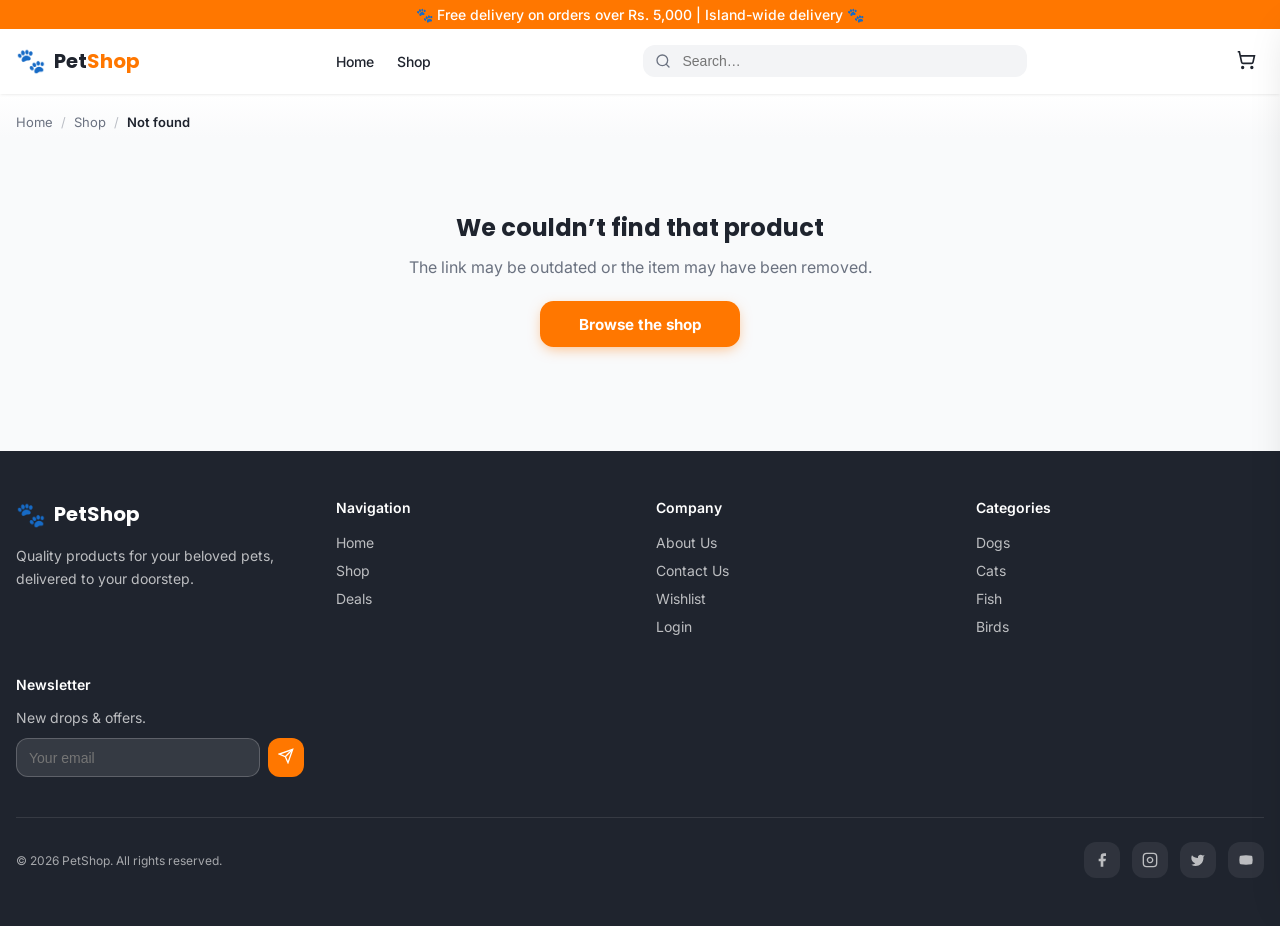
<file: product.html>
<!DOCTYPE html>
<html lang="en">
<head>
  <meta charset="UTF-8" />
  <meta name="viewport" content="width=device-width, initial-scale=1.0" />
  <title>Product — PetShop</title>
  <meta name="description" content="Product details at PetShop.lk — nutrition, care, and essentials for your pets." />
  <link rel="preconnect" href="https://fonts.googleapis.com" />
  <link rel="preconnect" href="https://fonts.gstatic.com" crossorigin />
  <link href="https://fonts.googleapis.com/css2?family=Poppins:wght@400;500;600;700;800&family=Inter:wght@300;400;500;600;700&display=swap" rel="stylesheet" />
  <link rel="stylesheet" href="css/site-cart.css" />
  <style>
    :root {
      --background: 210 20% 98%;
      --foreground: 220 20% 15%;
      --card: 0 0% 100%;
      --primary: 28 100% 50%;
      --primary-foreground: 0 0% 100%;
      --secondary: 220 14% 96%;
      --muted-foreground: 220 9% 46%;
      --accent: 28 100% 95%;
      --sale: 0 84% 60%;
      --sale-foreground: 0 0% 100%;
      --border: 220 13% 91%;
      --font-heading: "Poppins", sans-serif;
      --font-body: "Inter", sans-serif;
      --shadow-card: 0 1px 3px 0 rgb(0 0 0 / 0.06), 0 1px 2px -1px rgb(0 0 0 / 0.06);
      --shadow-card-hover: 0 10px 25px -5px rgb(0 0 0 / 0.1), 0 8px 10px -6px rgb(0 0 0 / 0.1);
      --shadow-elevated: 0 20px 40px -12px rgb(0 0 0 / 0.15);
    }
    *, *::before, *::after { box-sizing: border-box; border-color: hsl(var(--border)); }
    html { scroll-behavior: smooth; }
    body {
      margin: 0;
      font-family: var(--font-body);
      background: hsl(var(--background));
      color: hsl(var(--foreground));
      -webkit-font-smoothing: antialiased;
    }
    h1, h2, h3 { font-family: var(--font-heading); }
    a { color: inherit; text-decoration: none; }
    button { font-family: inherit; cursor: pointer; border: none; background: none; }
    img { max-width: 100%; height: auto; display: block; }
    .container { width: 100%; max-width: 1400px; margin-left: auto; margin-right: auto; padding-left: 1rem; padding-right: 1rem; }
    .line-clamp-2 {
      display: -webkit-box; -webkit-line-clamp: 2; line-clamp: 2; -webkit-box-orient: vertical; overflow: hidden;
    }
    .sr-only { position: absolute; width: 1px; height: 1px; padding: 0; margin: -1px; overflow: hidden; clip: rect(0,0,0,0); border: 0; }

    .site-nav { position: sticky; top: 0; z-index: 50; transition: background 0.3s, box-shadow 0.3s, backdrop-filter 0.3s; }
    .site-nav.scrolled { background: hsl(var(--card) / 0.95); backdrop-filter: blur(12px); box-shadow: var(--shadow-card-hover); }
    .site-nav:not(.scrolled) { background: hsl(var(--card)); box-shadow: var(--shadow-card); }
    .nav-top { background: hsl(var(--primary)); text-align: center; padding: 0.375rem 1rem; }
    .nav-top p { margin: 0; font-size: 0.875rem; font-weight: 500; color: hsl(var(--primary-foreground)); }
    .nav-row { display: flex; align-items: center; justify-content: space-between; height: 4rem; }
    .logo { display: flex; align-items: center; gap: 0.5rem; }
    .logo-text { font-size: 1.25rem; font-family: var(--font-heading); font-weight: 700; }
    .logo-text .accent { color: hsl(var(--primary)); }
    .desktop-menu { display: none; align-items: center; gap: 0.125rem; }
    @media (min-width: 1024px) { .desktop-menu { display: flex; } }
    .nav-dd-btn {
      display: flex; align-items: center; gap: 0.25rem; padding: 0.5rem 0.65rem; font-size: 0.875rem; font-weight: 500;
      border-radius: 0.5rem; color: hsl(var(--foreground)); transition: color 0.2s, background 0.2s;
    }
    .nav-dd-btn:hover { color: hsl(var(--primary)); }
    .search-wrap { display: none; flex: 1; max-width: 24rem; margin: 0 1rem; }
    @media (min-width: 768px) { .search-wrap { display: flex; align-items: center; } }
    .search-field { position: relative; width: 100%; }
    .search-field svg { position: absolute; left: 0.75rem; top: 50%; transform: translateY(-50%); width: 1rem; height: 1rem; color: hsl(var(--muted-foreground)); pointer-events: none; }
    .search-field input {
      width: 100%; padding: 0.5rem 1rem 0.5rem 2.5rem; border-radius: 0.75rem; border: 0; background: hsl(var(--secondary));
      font-size: 0.875rem; outline: none; transition: box-shadow 0.2s;
    }
    .search-field input:focus { box-shadow: 0 0 0 2px hsl(var(--primary) / 0.3); }
    .nav-icons { display: flex; align-items: center; gap: 0.75rem; }
    .icon-btn {
      padding: 0.5rem; border-radius: 0.75rem; color: hsl(var(--foreground)); transition: background 0.2s, transform 0.2s;
    }
    .icon-btn:hover { background: hsl(var(--secondary)); transform: scale(1.08); }
    .cart-badge {
      position: absolute; top: -2px; right: -2px; width: 1.25rem; height: 1.25rem; border-radius: 9999px;
      background: hsl(var(--primary)); color: hsl(var(--primary-foreground)); font-size: 0.625rem; font-weight: 700;
      display: flex; align-items: center; justify-content: center;
    }
    .mobile-toggle { display: flex; }
    @media (min-width: 1024px) { .mobile-toggle { display: none; } }
    .mobile-panel {
      max-height: 0; overflow: hidden; opacity: 0; border-top: 1px solid hsl(var(--border)); background: hsl(var(--card));
      transition: max-height 0.35s ease, opacity 0.25s ease;
    }
    .mobile-panel.is-open { max-height: 520px; opacity: 1; }
    .mobile-panel-inner { padding: 1rem; display: flex; flex-direction: column; gap: 0.5rem; }
    .mobile-panel a { display: block; padding: 0.75rem 1rem; border-radius: 0.75rem; font-size: 0.875rem; font-weight: 500; }
    .mobile-panel a:hover { background: hsl(var(--accent)); }

    .cart-backdrop {
      position: fixed; inset: 0; background: rgb(0 0 0 / 0.5); z-index: 60; backdrop-filter: blur(4px);
      opacity: 0; pointer-events: none; transition: opacity 0.2s;
    }
    .cart-backdrop.is-open { opacity: 1; pointer-events: auto; }
    .cart-drawer {
      position: fixed; top: 0; right: 0; bottom: 0; width: 100%; max-width: 28rem; background: hsl(var(--card));
      border-left: 1px solid hsl(var(--border)); box-shadow: var(--shadow-elevated); z-index: 70;
      display: flex; flex-direction: column; transform: translateX(100%); transition: transform 0.4s cubic-bezier(0.22, 1, 0.36, 1);
    }
    .cart-drawer.is-open { transform: translateX(0); }
    .cart-head { display: flex; align-items: center; justify-content: space-between; padding: 1rem; border-bottom: 1px solid hsl(var(--border)); }
    .cart-head h2 { margin: 0; font-size: 1.125rem; font-weight: 600; }
    .cart-body { flex: 1; overflow-y: auto; padding: 1rem; }
    .cart-item { display: flex; gap: 0.75rem; padding: 0.75rem; border-radius: 0.75rem; background: hsl(var(--secondary) / 0.5); border: 1px solid hsl(var(--border) / 0.5); margin-bottom: 1rem; }
    .cart-item img { width: 4rem; height: 4rem; border-radius: 0.5rem; object-fit: cover; flex-shrink: 0; }
    .cart-foot { border-top: 1px solid hsl(var(--border)); padding: 1rem; }
    .cart-actions { display: flex; gap: 0.5rem; margin-top: 0.75rem; }
    .btn-outline-nav { flex: 1; text-align: center; padding: 0.625rem; border-radius: 0.75rem; border: 1px solid hsl(var(--border)); font-size: 0.875rem; font-weight: 500; }
    .btn-primary-nav { flex: 1; text-align: center; padding: 0.625rem; border-radius: 0.75rem; background: hsl(var(--primary)); color: hsl(var(--primary-foreground)); font-size: 0.875rem; font-weight: 500; }

    /* PDP */
    .pdp-hero {
      background: linear-gradient(180deg, hsl(var(--card)) 0%, hsl(var(--background)) 100%);
      padding: 1.25rem 0 0.5rem;
    }
    .shop-breadcrumb { display: flex; align-items: center; gap: 0.5rem; font-size: 0.8125rem; color: hsl(var(--muted-foreground)); flex-wrap: wrap; }
    .shop-breadcrumb a { transition: color 0.2s; }
    .shop-breadcrumb a:hover { color: hsl(var(--primary)); }
    .shop-breadcrumb .sep { opacity: 0.45; }
    .shop-breadcrumb [aria-current="page"] { color: hsl(var(--foreground)); font-weight: 600; max-width: 100%; }
    @media (min-width: 480px) {
      .shop-breadcrumb [aria-current="page"] { max-width: 42ch; overflow: hidden; text-overflow: ellipsis; white-space: nowrap; }
    }

    .pdp-main { padding: 1.5rem 0 3.5rem; }
    .pdp-grid {
      display: grid;
      gap: 2rem;
      align-items: start;
    }
    @media (min-width: 900px) {
      .pdp-grid { grid-template-columns: minmax(0, 1.05fr) minmax(0, 1fr); gap: 2.75rem; }
    }

    .pdp-gallery {
      position: relative;
      border-radius: 1.15rem;
      overflow: hidden;
      background: hsl(var(--secondary));
      border: 1px solid hsl(var(--border) / 0.5);
      box-shadow: var(--shadow-card);
      aspect-ratio: 1;
    }
    .pdp-gallery img { width: 100%; height: 100%; object-fit: cover; }
    .pdp-gallery .sale-tag {
      position: absolute; top: 1rem; left: 1rem; z-index: 2;
      padding: 0.35rem 0.65rem; background: hsl(var(--sale)); color: hsl(var(--sale-foreground));
      font-size: 0.75rem; font-weight: 800; border-radius: 0.5rem;
    }

    .pdp-brand { font-size: 0.75rem; font-weight: 800; color: hsl(var(--primary)); text-transform: uppercase; letter-spacing: 0.07em; margin: 0 0 0.35rem; }
    .pdp-title { font-size: 1.65rem; font-weight: 700; line-height: 1.25; margin: 0 0 0.75rem; }
    @media (min-width: 768px) { .pdp-title { font-size: 1.85rem; } }

    .pdp-meta-row { display: flex; flex-wrap: wrap; gap: 0.65rem 1.25rem; font-size: 0.875rem; color: hsl(var(--muted-foreground)); margin-bottom: 1rem; }
    .pdp-meta-row span strong { color: hsl(var(--foreground)); font-weight: 600; }

    .pdp-price-row { display: flex; align-items: baseline; flex-wrap: wrap; gap: 0.65rem; margin-bottom: 1.25rem; }
    .pdp-price { font-size: 1.85rem; font-weight: 800; color: hsl(var(--foreground)); }
    .pdp-price-old { font-size: 1rem; color: hsl(var(--muted-foreground)); text-decoration: line-through; }
    .pdp-save { font-size: 0.8rem; font-weight: 700; color: hsl(var(--sale)); background: hsl(var(--sale) / 0.12); padding: 0.2rem 0.5rem; border-radius: 0.45rem; }

    .pdp-desc { font-size: 0.95rem; line-height: 1.65; color: hsl(var(--foreground) / 0.92); margin: 0 0 1.25rem; }

    .pdp-highlights { margin: 0; padding: 0; list-style: none; }
    .pdp-highlights li {
      position: relative;
      padding: 0.4rem 0 0.4rem 1.65rem;
      font-size: 0.9rem;
      line-height: 1.45;
      border-bottom: 1px solid hsl(var(--border) / 0.45);
    }
    .pdp-highlights li:last-child { border-bottom: 0; }
    .pdp-highlights li::before {
      content: "";
      position: absolute; left: 0; top: 0.55rem;
      width: 0.55rem; height: 0.55rem; border-radius: 9999px;
      background: linear-gradient(135deg, hsl(var(--primary)), #fb923c);
    }

    .pdp-actions { display: flex; flex-wrap: wrap; gap: 0.75rem; margin-top: 1.5rem; align-items: center; }
    .pdp-qty {
      display: inline-flex; align-items: center; border: 1px solid hsl(var(--border)); border-radius: 0.85rem; overflow: hidden;
      background: hsl(var(--card));
    }
    .pdp-qty button {
      width: 2.5rem; height: 2.65rem; font-size: 1.15rem; font-weight: 600; color: hsl(var(--foreground));
      transition: background 0.2s;
    }
    .pdp-qty button:hover { background: hsl(var(--secondary)); }
    .pdp-qty input {
      width: 2.75rem; border: none; text-align: center; font-size: 0.95rem; font-weight: 600;
      background: transparent; color: hsl(var(--foreground)); outline: none;
    }
    .pdp-add {
      flex: 1; min-width: 200px;
      display: inline-flex; align-items: center; justify-content: center; gap: 0.5rem;
      padding: 0.85rem 1.25rem; border-radius: 0.85rem;
      background: hsl(var(--primary)); color: hsl(var(--primary-foreground));
      font-size: 0.95rem; font-weight: 700;
      box-shadow: 0 4px 14px -3px hsl(var(--primary) / 0.5);
      transition: transform 0.2s;
    }
    .pdp-add:hover { transform: scale(1.02); }
    .pdp-wish {
      display: inline-flex; align-items: center; justify-content: center; gap: 0.5rem;
      padding: 0.85rem 1.1rem; border-radius: 0.85rem; border: 1px solid hsl(var(--border));
      font-size: 0.9rem; font-weight: 600; color: hsl(var(--foreground)); transition: background 0.2s, color 0.2s, border-color 0.2s;
    }
    .pdp-wish:hover { background: hsl(var(--secondary)); }
    .pdp-wish.is-active { color: hsl(var(--sale, 0 84% 60%)); border-color: hsl(var(--sale, 0 84% 60%) / 0.4); }
    .pdp-wish.is-active svg { fill: hsl(var(--sale, 0 84% 60%)); }
    .pdp-back-shop {
      display: inline-flex; align-items: center; justify-content: center;
      padding: 0.85rem 1.1rem; border-radius: 0.85rem;
      border: 1px solid hsl(var(--border)); font-size: 0.9rem; font-weight: 600;
      transition: background 0.2s;
    }
    .pdp-back-shop:hover { background: hsl(var(--secondary)); }

    .pdp-related { margin-top: 3rem; padding-top: 2rem; border-top: 1px solid hsl(var(--border) / 0.6); }
    .pdp-related h2 { font-size: 1.2rem; margin: 0 0 1.25rem; }
    .pdp-related-grid {
      display: grid;
      grid-template-columns: repeat(2, 1fr); gap: 1rem;
    }
    @media (min-width: 640px) { .pdp-related-grid { grid-template-columns: repeat(3, 1fr); } }
    @media (min-width: 1024px) { .pdp-related-grid { grid-template-columns: repeat(4, 1fr); gap: 1.15rem; } }

    .suggest-card {
      position: relative;
      background: hsl(var(--card)); border-radius: 1rem; overflow: hidden;
      border: 1px solid hsl(var(--border) / 0.5); box-shadow: var(--shadow-card);
      transition: transform 0.25s, box-shadow 0.25s; height: 100%; display: flex; flex-direction: column;
    }
    .suggest-card:hover { transform: translateY(-4px); box-shadow: var(--shadow-card-hover); }
    .suggest-hit { position: absolute; inset: 0; z-index: 1; border-radius: inherit; }
    .suggest-img { position: relative; aspect-ratio: 1; background: hsl(var(--secondary)); overflow: hidden; pointer-events: none; }
    .suggest-img .sale-tag {
      position: absolute; top: 0.5rem; left: 0.5rem; z-index: 2;
      padding: 0.25rem 0.45rem; background: hsl(var(--sale)); color: hsl(var(--sale-foreground));
      font-size: 0.65rem; font-weight: 800; border-radius: 0.45rem;
    }
    .suggest-img img { width: 100%; height: 100%; object-fit: cover; }
    .suggest-body { padding: 0.85rem; flex: 1; display: flex; flex-direction: column; pointer-events: none; }
    .suggest-price { font-size: 0.95rem; font-weight: 800; }
    .suggest-brand { font-size: 0.65rem; font-weight: 700; color: hsl(var(--primary)); text-transform: uppercase; margin-top: 0.35rem; }
    .suggest-name { font-size: 0.8rem; font-weight: 600; line-height: 1.35; margin: 0.25rem 0 0; min-height: 2.2rem; }

    .pdp-not-found { text-align: center; padding: 3rem 1rem; }
    .pdp-not-found h1 { font-size: 1.5rem; margin: 0 0 0.75rem; }
    .pdp-not-found p { color: hsl(var(--muted-foreground)); margin: 0 0 1.5rem; }

    .site-footer { background: hsl(var(--foreground)); color: hsl(var(--primary-foreground)); padding: 3rem 0; margin-top: 0; }
    .footer-grid { display: grid; grid-template-columns: repeat(2, 1fr); gap: 2rem; }
    @media (min-width: 768px) { .footer-grid { grid-template-columns: repeat(4, 1fr); } }
    .footer-grid .about { grid-column: span 2; }
    @media (min-width: 768px) { .footer-grid .about { grid-column: span 1; } }
    .site-footer h4 { font-size: 0.875rem; font-weight: 600; margin: 0 0 1rem; }
    .site-footer ul { list-style: none; padding: 0; margin: 0; }
    .site-footer li { margin-bottom: 0.5rem; }
    .site-footer a { font-size: 0.875rem; opacity: 0.7; transition: opacity 0.2s; }
    .site-footer a:hover { opacity: 1; }
    .newsletter-row { display: flex; gap: 0.5rem; }
    .newsletter-row input {
      flex: 1; padding: 0.5rem 0.75rem; border-radius: 0.75rem; border: 1px solid hsl(var(--primary-foreground) / 0.2); background: hsl(var(--primary-foreground) / 0.1); color: inherit; font-size: 0.875rem; outline: none;
    }
    .newsletter-row button { padding: 0.625rem; background: hsl(var(--primary)); border-radius: 0.75rem; color: hsl(var(--primary-foreground)); transition: transform 0.2s; }
    .footer-bottom { margin-top: 2.5rem; padding-top: 1.5rem; border-top: 1px solid hsl(var(--primary-foreground) / 0.1); display: flex; flex-direction: column; align-items: center; gap: 1rem; }
    @media (min-width: 768px) { .footer-bottom { flex-direction: row; justify-content: space-between; } }
    .footer-bottom p { margin: 0; font-size: 0.75rem; opacity: 0.6; }
    .socials { display: flex; gap: 0.75rem; }
    .socials a { width: 2.25rem; height: 2.25rem; border-radius: 0.75rem; background: hsl(var(--primary-foreground) / 0.1); display: flex; align-items: center; justify-content: center; transition: background 0.2s, transform 0.2s; }
    .socials a:hover { background: hsl(var(--primary)); transform: scale(1.12); }
    .relative { position: relative; }

    /* Bottom Navbar (mobile only) */
    @media (max-width: 768px) {
      :root { --m-morebar-h: 68px; }
      body { padding-bottom: calc(76px + 74px + env(safe-area-inset-bottom)); }

      .m-pdp-bar {
        position: fixed;
        left: 0;
        right: 0;
        bottom: calc(68px + env(safe-area-inset-bottom) + 0.65rem);
        z-index: 99;
        padding: 0 0.75rem;
        transition: transform 0.32s cubic-bezier(0.22, 1, 0.36, 1);
      }
      .m-pdp-card {
        display: flex;
        align-items: center;
        gap: 0.65rem;
        padding: 0.55rem 0.65rem;
        border-radius: 1.05rem;
        background: hsl(var(--card) / 0.78);
        border: 1px solid hsl(var(--border) / 0.55);
        border-left: 0;
        border-right: 0;
        backdrop-filter: blur(14px);
        box-shadow: var(--shadow-card);
      }
      .m-pdp-thumb {
        width: 42px;
        height: 42px;
        border-radius: 0.85rem;
        overflow: hidden;
        background: hsl(var(--secondary));
        border: 1px solid hsl(var(--border) / 0.5);
        flex: 0 0 auto;
      }
      .m-pdp-thumb img { width: 100%; height: 100%; object-fit: cover; display: block; }
      .m-pdp-meta { min-width: 0; flex: 1; display: flex; flex-direction: column; gap: 0.15rem; }
      .m-pdp-price { font-weight: 900; font-size: 0.95rem; letter-spacing: 0.01em; }
      .m-pdp-sub { font-size: 0.72rem; color: hsl(var(--muted-foreground)); }
      .m-pdp-add {
        flex: 0 0 auto;
        padding: 0.7rem 0.9rem;
        border-radius: 0.95rem;
        background: hsl(var(--primary));
        color: hsl(var(--primary-foreground));
        font-weight: 800;
        font-size: 0.85rem;
        box-shadow: 0 10px 22px -16px rgb(0 0 0 / 0.5);
        -webkit-tap-highlight-color: transparent;
        touch-action: manipulation;
      }
      .m-pdp-add:active { transform: translateY(1px); }

      .m-backdrop {
        position: fixed; inset: 0;
        background: rgb(0 0 0 / 0.28);
        backdrop-filter: blur(3px);
        opacity: 0;
        pointer-events: none;
        transition: opacity 0.22s ease;
        z-index: 80;
      }
      .m-backdrop.is-open { opacity: 1; pointer-events: auto; }

      .m-more-sheet {
        position: fixed; left: 0; right: 0; bottom: 0;
        transform: translateY(110%);
        opacity: 0.98;
        transition:
          transform 0.32s cubic-bezier(0.22, 1, 0.36, 1),
          opacity 0.22s ease;
        z-index: 95;
        padding: 0;
      }
      .m-more-sheet.is-open { transform: translateY(0); }

      .m-more-card {
        height: var(--m-morebar-h);
        border-radius: 0;
        background: hsl(var(--card) / 0.78);
        border: 1px solid hsl(var(--border) / 0.55);
        border-left: 0;
        border-right: 0;
        border-bottom: 0;
        backdrop-filter: blur(16px);
        box-shadow: var(--shadow-elevated);
        overflow: hidden;
      }
      .m-more-grid {
        display: grid;
        grid-template-columns: repeat(4, minmax(0, 1fr));
        gap: 0.45rem;
        padding: 0.55rem 0.6rem;
        height: 100%;
        align-items: center;
      }
      .m-more-item {
        display: flex; flex-direction: column; align-items: center; justify-content: center;
        gap: 0.25rem;
        padding: 0.4rem 0.25rem;
        border-radius: 0.75rem;
        background: hsl(var(--secondary) / 0.55);
        border: 1px solid hsl(var(--border) / 0.28);
        transition: transform 0.18s ease, background 0.2s ease;
        color: hsl(var(--foreground));
        text-decoration: none;
        touch-action: manipulation;
        -webkit-tap-highlight-color: transparent;
      }
      .m-more-item:active { transform: scale(0.98); }
      .m-more-item svg { width: 18px; height: 18px; color: hsl(var(--primary)); }
      .m-more-item span { font-size: 0.66rem; font-weight: 800; }

      .m-bottom-nav {
        position: fixed; left: 0; right: 0; bottom: 0;
        z-index: 100;
        padding: 0;
        transition: transform 0.32s cubic-bezier(0.22, 1, 0.36, 1);
      }
      .m-bottom-nav-inner {
        height: calc(68px + env(safe-area-inset-bottom));
        padding-bottom: env(safe-area-inset-bottom);
        border-radius: 1.25rem 1.25rem 0 0;
        background: hsl(var(--card) / 0.74);
        border: 1px solid hsl(var(--border) / 0.55);
        border-left: 0;
        border-right: 0;
        border-bottom: 0;
        backdrop-filter: blur(18px);
        box-shadow: 0 -10px 30px -18px rgb(0 0 0 / 0.32), 0 10px 26px -20px rgb(0 0 0 / 0.25);
        display: grid;
        grid-template-columns: repeat(5, minmax(0, 1fr));
        align-items: center;
        position: relative;
      }

      .m-nav-item {
        display: flex; flex-direction: column; align-items: center; justify-content: center;
        gap: 0.3rem;
        padding: 0.35rem 0.25rem;
        color: hsl(var(--muted-foreground));
        font-size: 0.7rem;
        font-weight: 700;
        letter-spacing: 0.01em;
        transition: color 0.2s ease, transform 0.18s ease;
        user-select: none;
        -webkit-tap-highlight-color: transparent;
      }
      .m-nav-item:active { transform: scale(0.98); }
      .m-nav-item svg { width: 22px; height: 22px; }
      .m-nav-item.is-active { color: hsl(var(--primary)); }

      .m-nav-center {
        position: relative;
        transform: translateY(-16px);
        display: flex;
        align-items: center;
        justify-content: center;
      }
      .m-more-btn {
        width: 62px; height: 62px;
        border-radius: 9999px;
        background: linear-gradient(135deg, hsl(var(--primary)), #fb923c);
        color: hsl(var(--primary-foreground));
        box-shadow: 0 18px 35px -18px rgb(0 0 0 / 0.55), 0 10px 20px -14px hsl(var(--primary) / 0.65);
        border: 1px solid hsl(var(--primary) / 0.25);
        display: flex; flex-direction: column; align-items: center; justify-content: center;
        gap: 0.15rem;
        transition: transform 0.28s cubic-bezier(0.22, 1, 0.36, 1), box-shadow 0.28s cubic-bezier(0.22, 1, 0.36, 1);
        -webkit-tap-highlight-color: transparent;
      }
      .m-more-btn svg { width: 30px; height: 30px; }
      .m-more-btn span { font-size: 0.68rem; font-weight: 800; letter-spacing: 0.02em; }
      .m-more-btn:active { transform: translateY(1px) scale(0.98); }

      body.m-more-open .m-bottom-nav { transform: translateY(calc(-1 * var(--m-morebar-h))); }
      body.m-more-open .m-pdp-bar { transform: translateY(calc(-1 * var(--m-morebar-h))); }
      body.m-more-open .m-more-btn { transform: translateY(-2px) scale(1.03); box-shadow: 0 22px 44px -22px rgb(0 0 0 / 0.6), 0 14px 26px -18px hsl(var(--primary) / 0.7); }
    }
  </style>
</head>
<body>
  <svg xmlns="http://www.w3.org/2000/svg" width="0" height="0" aria-hidden="true" style="position:absolute;overflow:hidden">
    <defs>
      <symbol id="icon-search" viewBox="0 0 24 24" fill="none" stroke="currentColor" stroke-width="2" stroke-linecap="round" stroke-linejoin="round"><circle cx="11" cy="11" r="8"/><path d="m21 21-4.3-4.3"/></symbol>
      <symbol id="icon-user" viewBox="0 0 24 24" fill="none" stroke="currentColor" stroke-width="2"><path d="M19 21v-2a4 4 0 0 0-4-4H9a4 4 0 0 0-4 4v2"/><circle cx="12" cy="7" r="4"/></symbol>
      <symbol id="icon-heart" viewBox="0 0 24 24" fill="none" stroke="currentColor" stroke-width="2"><path d="M20.8 4.6a5.5 5.5 0 0 0-7.8 0L12 5.6l-1-1a5.5 5.5 0 0 0-7.8 7.8l1 1L12 21l7.8-7.6 1-1a5.5 5.5 0 0 0 0-7.8Z"/></symbol>
      <symbol id="icon-cart" viewBox="0 0 24 24" fill="none" stroke="currentColor" stroke-width="2"><circle cx="8" cy="21" r="1"/><circle cx="19" cy="21" r="1"/><path d="M2.05 2.05h2l2.66 12.42a2 2 0 0 0 2 1.58h9.78a2 2 0 0 0 1.95-1.57l1.65-7.43H5.12"/></symbol>
      <symbol id="icon-menu" viewBox="0 0 24 24" fill="none" stroke="currentColor" stroke-width="2"><line x1="4" x2="20" y1="12" y2="12"/><line x1="4" x2="20" y1="6" y2="6"/><line x1="4" x2="20" y1="18" y2="18"/></symbol>
      <symbol id="icon-x" viewBox="0 0 24 24" fill="none" stroke="currentColor" stroke-width="2"><path d="M18 6 6 18"/><path d="m6 6 12 12"/></symbol>
      <symbol id="icon-trash" viewBox="0 0 24 24" fill="none" stroke="currentColor" stroke-width="2"><path d="M3 6h18"/><path d="M19 6v14c0 1-1 2-2 2H7c-1 0-2-1-2-2V6"/><path d="M8 6V4c0-1 1-2 2-2h4c1 0 2 1 2 2v2"/></symbol>
      <symbol id="icon-fb" viewBox="0 0 24 24" fill="currentColor"><path d="M18 2h-3a5 5 0 0 0-5 5v3H7v4h3v8h4v-8h3l1-4h-4V7a1 1 0 0 1 1-1h3z"/></symbol>
      <symbol id="icon-ig" viewBox="0 0 24 24" fill="none" stroke="currentColor" stroke-width="2"><rect width="20" height="20" x="2" y="2" rx="5"/><path d="M16 11.37A4 4 0 1 1 12.63 8 4 4 0 0 1 16 11.37z"/><line x1="17.5" x2="17.51" y1="6.5" y2="6.5"/></symbol>
      <symbol id="icon-tw" viewBox="0 0 24 24" fill="currentColor"><path d="M22 4s-.7 2.1-2 3.4c1.6 10-9.4 17.3-18 11.6 2.2.1 4.4-.6 6-2C3 15.5.5 9.6 3 5c2.2 2.6 5.6 4.1 9 4-.9-4.2 4-6.6 7-3.8 1.1 0 3-1.2 3-1.2z"/></symbol>
      <symbol id="icon-yt" viewBox="0 0 24 24" fill="currentColor"><path d="M2.5 17a24.12 24.12 0 0 1 0-10 2 2 0 0 1 1.4-1.4 49.56 49.56 0 0 1 16.2 0A2 2 0 0 1 21.5 7a24.12 24.12 0 0 1 0 10 2 2 0 0 1-1.4 1.4 49.55 49.55 0 0 1-16.2 0A2 2 0 0 1 2.5 17"/><path d="m10 15 5-3-5-3z" fill="#fff"/></symbol>
      <symbol id="icon-send" viewBox="0 0 24 24" fill="none" stroke="currentColor" stroke-width="2"><path d="m22 2-7 20-4-9-9-4Z"/><path d="M22 2 11 13"/></symbol>
    </defs>
  </svg>

  <div class="page">
    <nav class="site-nav" id="siteNav" aria-label="Main">
      <div class="nav-top"><div class="container"><p>🐾 Free delivery on orders over Rs. 5,000 | Island-wide delivery 🐾</p></div></div>
      <div class="container">
        <div class="nav-row">
          <a href="index.html" class="logo"><span style="font-size:1.5rem;line-height:1">🐾</span><span class="logo-text">Pet<span class="accent">Shop</span></span></a>
          <div class="desktop-menu">
            <a href="index.html" class="nav-dd-btn">Home</a>
            <a href="shop.html" class="nav-dd-btn">Shop</a>
          </div>
          <div class="search-wrap">
            <div class="search-field">
              <svg width="16" height="16"><use href="#icon-search"/></svg>
              <input type="search" id="pdpSearch" placeholder="Search…" autocomplete="off" aria-label="Search" />
            </div>
          </div>
          <div class="nav-icons">
            <button type="button" class="icon-btn relative" id="openCart" aria-label="Open cart">
              <svg width="20" height="20"><use href="#icon-cart"/></svg>
              <span class="cart-badge" id="cartBadge">0</span>
            </button>
            <button type="button" class="icon-btn mobile-toggle" id="mobileToggle" aria-expanded="false" aria-label="Menu">
              <span id="menuIcon"><svg width="20" height="20"><use href="#icon-menu"/></svg></span>
              <span id="closeIcon" hidden><svg width="20" height="20"><use href="#icon-x"/></svg></span>
            </button>
          </div>
        </div>
      </div>
      <div class="mobile-panel" id="mobilePanel" aria-hidden="true">
        <div class="mobile-panel-inner">
          <div class="search-field" style="margin-bottom:0.5rem">
            <svg width="16" height="16"><use href="#icon-search"/></svg>
            <input type="search" placeholder="Search…" autocomplete="off" aria-label="Search" />
          </div>
          <a href="index.html">Home</a>
          <a href="shop.html">Shop</a>
        </div>
      </div>
    </nav>

    <div class="cart-backdrop" id="cartBackdrop"></div>
    <aside class="cart-drawer" id="cartDrawer" role="dialog" aria-modal="true" aria-label="Cart preview" hidden>
      <div class="cart-head">
        <h2>Your Cart</h2>
        <button type="button" class="icon-btn" id="closeCart" aria-label="Close cart"><svg width="20" height="20"><use href="#icon-x"/></svg></button>
      </div>
      <div class="cart-body" id="cartBody"></div>
      <div class="cart-foot" id="cartFoot"></div>
    </aside>

    <header class="pdp-hero">
      <div class="container">
        <nav class="shop-breadcrumb" id="pdpBreadcrumb" aria-label="Breadcrumb"></nav>
      </div>
    </header>

    <main class="container pdp-main" id="pdpMain"></main>

    <footer class="site-footer">
      <div class="container">
        <div class="footer-grid">
          <div class="about">
            <div class="logo" style="margin-bottom:1rem"><span style="font-size:1.5rem">🐾</span><span class="logo-text" style="color:inherit">PetShop</span></div>
            <p style="font-size:0.875rem;opacity:0.7;line-height:1.6;margin:0">Quality products for your beloved pets, delivered to your doorstep.</p>
          </div>
          <div>
            <h4>Navigation</h4>
            <ul>
              <li><a href="index.html">Home</a></li>
              <li><a href="shop.html">Shop</a></li>
              <li><a href="index.html#flash-sale">Deals</a></li>
            </ul>
          </div>
          <div>
            <h4>Company</h4>
            <ul>
              <li><a href="about.html">About Us</a></li>
              <li><a href="contact.html">Contact Us</a></li>
              <li><a href="wishlist.html">Wishlist</a></li>
              <li><a href="login.html">Login</a></li>
            </ul>
          </div>
          <div>
            <h4>Categories</h4>
            <ul>
              <li><a href="shop.html">Dogs</a></li>
              <li><a href="shop.html">Cats</a></li>
              <li><a href="shop.html">Fish</a></li>
              <li><a href="shop.html">Birds</a></li>
            </ul>
          </div>
          <div>
            <h4>Newsletter</h4>
            <p style="font-size:0.875rem;opacity:0.7;margin:0 0 0.75rem">New drops &amp; offers.</p>
            <div class="newsletter-row">
              <input type="email" id="newsEmail" placeholder="Your email" />
              <button type="button" id="newsBtn" aria-label="Subscribe"><svg width="16" height="16"><use href="#icon-send"/></svg></button>
            </div>
          </div>
        </div>
        <div class="footer-bottom">
          <p>© 2026 PetShop. All rights reserved.</p>
          <div class="socials">
            <a href="#" aria-label="Facebook"><svg width="16" height="16"><use href="#icon-fb"/></svg></a>
            <a href="#" aria-label="Instagram"><svg width="16" height="16"><use href="#icon-ig"/></svg></a>
            <a href="#" aria-label="Twitter"><svg width="16" height="16"><use href="#icon-tw"/></svg></a>
            <a href="#" aria-label="Youtube"><svg width="16" height="16"><use href="#icon-yt"/></svg></a>
          </div>
        </div>
      </div>
    </footer>
  </div>

  <!-- Bottom Navbar -->
  <div class="m-backdrop" id="mBackdrop" hidden></div>

  <div class="m-more-sheet" id="mMoreSheet" hidden aria-hidden="true">
    <div class="m-more-card" role="dialog" aria-modal="true" aria-label="More menu">
      <div class="m-more-grid">
        <a class="m-more-item" href="#" data-more="offers" aria-label="Offers">
          <svg viewBox="0 0 24 24" fill="none" stroke="currentColor" stroke-width="2"><path d="M20 12v6a2 2 0 0 1-2 2H6a2 2 0 0 1-2-2v-6"/><path d="M12 12V2"/><path d="m7 7 5-5 5 5"/></svg>
          <span>Offers</span>
        </a>
        <a class="m-more-item" href="#" data-more="brands" aria-label="Brands">
          <svg viewBox="0 0 24 24" fill="none" stroke="currentColor" stroke-width="2"><path d="M20 7H4"/><path d="M8 7V5a2 2 0 0 1 2-2h4a2 2 0 0 1 2 2v2"/><path d="M6 7v13h12V7"/></svg>
          <span>Brands</span>
        </a>
        <a class="m-more-item" href="index.html#categories" data-more="categories" aria-label="Categories">
          <svg viewBox="0 0 24 24" fill="none" stroke="currentColor" stroke-width="2"><path d="M4 4h7v7H4z"/><path d="M13 4h7v7h-7z"/><path d="M4 13h7v7H4z"/><path d="M13 13h7v7h-7z"/></svg>
          <span>Categories</span>
        </a>
        <a class="m-more-item" href="#" data-more="orders" aria-label="Orders">
          <svg viewBox="0 0 24 24" fill="none" stroke="currentColor" stroke-width="2"><path d="M7 8h10"/><path d="M7 12h10"/><path d="M7 16h10"/><path d="M6 3h12a2 2 0 0 1 2 2v16l-4-2-4 2-4-2-4 2V5a2 2 0 0 1 2-2z"/></svg>
          <span>Orders</span>
        </a>
      </div>
    </div>
  </div>

  <div class="m-pdp-bar" id="mPdpBar" hidden aria-label="Quick add">
    <div class="m-pdp-card">
      <div class="m-pdp-thumb">
        <img id="mPdpImg" alt="" width="42" height="42" />
      </div>
      <div class="m-pdp-meta">
        <div class="m-pdp-price" id="mPdpPrice">Rs. —</div>
        <div class="m-pdp-sub" id="mPdpSub">Quick add</div>
      </div>
      <button type="button" class="m-pdp-add" id="mPdpAdd">Add to cart</button>
    </div>
  </div>

  <nav class="m-bottom-nav" id="mBottomNav" hidden aria-label="Bottom navigation">
    <div class="m-bottom-nav-inner">
      <a class="m-nav-item" href="index.html" data-nav="home" aria-label="Home">
        <svg viewBox="0 0 24 24" fill="none" stroke="currentColor" stroke-width="2"><path d="M3 11.5 12 4l9 7.5"/><path d="M5 10.5V20h14v-9.5"/></svg>
        <span>Home</span>
      </a>
      <button class="m-nav-item" type="button" data-nav="search" aria-label="Search">
        <svg viewBox="0 0 24 24" fill="none" stroke="currentColor" stroke-width="2"><circle cx="11" cy="11" r="7"/><path d="m21 21-4.3-4.3"/></svg>
        <span>Search</span>
      </button>
      <div class="m-nav-center">
        <button class="m-more-btn" type="button" id="mMoreBtn" aria-expanded="false" aria-controls="mMoreSheet">
          <svg viewBox="0 0 24 24" fill="currentColor" aria-hidden="true">
            <rect x="6" y="6" width="4" height="4" rx="1"></rect>
            <rect x="14" y="6" width="4" height="4" rx="1"></rect>
            <rect x="6" y="14" width="4" height="4" rx="1"></rect>
            <rect x="14" y="14" width="4" height="4" rx="1"></rect>
          </svg>
        </button>
      </div>
      <a class="m-nav-item" href="wishlist.html" data-nav="wishlist" aria-label="Wishlist">
        <svg viewBox="0 0 24 24" fill="none" stroke="currentColor" stroke-width="2"><path d="M20.8 4.6a5.5 5.5 0 0 0-7.8 0L12 5.6l-1-1a5.5 5.5 0 0 0-7.8 7.8l1 1L12 21l7.8-7.6 1-1a5.5 5.5 0 0 0 0-7.8Z"/></svg>
        <span>Wishlist</span>
      </a>
      <a class="m-nav-item" href="login.html" data-nav="profile" aria-label="Profile">
        <svg viewBox="0 0 24 24" fill="none" stroke="currentColor" stroke-width="2"><path d="M20 21a8 8 0 0 0-16 0"/><circle cx="12" cy="8" r="4"/></svg>
        <span>Profile</span>
      </a>
    </div>
  </nav>

  <script src="js/products-data.js"></script>
  <script src="js/wishlist.js"></script>
  <script src="js/cart.js"></script>
  <script>
(function () {
  "use strict";

  var products = window.PETSHOP_PRODUCTS || [];

  function escapeHtml(s) {
    return String(s).replace(/&/g, "&amp;").replace(/</g, "&lt;").replace(/>/g, "&gt;").replace(/"/g, "&quot;");
  }
  function escapeAttr(s) {
    return escapeHtml(s).replace(/'/g, "&#39;");
  }

  function discountPct(p) {
    if (!p.originalPrice) return 0;
    return Math.round(((p.originalPrice - p.price) / p.originalPrice) * 100);
  }

  function findProduct(id) {
    var n = parseInt(id, 10);
    if (isNaN(n)) return null;
    for (var i = 0; i < products.length; i++) {
      if (products[i].id === n) return products[i];
    }
    return null;
  }

  function relatedProducts(current, limit) {
    var same = [];
    var other = [];
    for (var i = 0; i < products.length; i++) {
      var p = products[i];
      if (p.id === current.id) continue;
      if (p.category === current.category) same.push(p);
      else other.push(p);
    }
    var out = same.concat(other);
    return out.slice(0, limit);
  }

  function renderSuggestCard(p) {
    var d = discountPct(p);
    var sale = p.onSale && d > 0 ? '<span class="sale-tag">-' + d + "%</span>" : "";
    return (
      '<article class="suggest-card">' +
      '<a href="product.html?id=' +
      p.id +
      '" class="suggest-hit" aria-label="View ' +
      escapeAttr(p.name) +
      '"></a>' +
      '<div class="suggest-img">' +
      sale +
      '<img src="' +
      escapeAttr(p.image) +
      '" alt="' +
      escapeAttr(p.name) +
      '" loading="lazy" width="200" height="200" />' +
      "</div>" +
      '<div class="suggest-body">' +
      '<span class="suggest-price">Rs. ' +
      p.price.toLocaleString() +
      "</span>" +
      '<p class="suggest-brand">' +
      escapeHtml(p.brand) +
      "</p>" +
      '<h3 class="suggest-name line-clamp-2">' +
      escapeHtml(p.name) +
      "</h3>" +
      "</div></article>"
    );
  }

  var params = new URLSearchParams(window.location.search);
  var rawId = params.get("id");
  var product = findProduct(rawId);

  var breadcrumbEl = document.getElementById("pdpBreadcrumb");
  var mainEl = document.getElementById("pdpMain");

  if (!product) {
    document.title = "Product not found — PetShop";
    breadcrumbEl.innerHTML =
      '<a href="index.html">Home</a><span class="sep" aria-hidden="true">/</span>' +
      '<a href="shop.html">Shop</a><span class="sep" aria-hidden="true">/</span>' +
      '<span aria-current="page">Not found</span>';
    mainEl.innerHTML =
      '<div class="pdp-not-found">' +
      "<h1>We couldn’t find that product</h1>" +
      "<p>The link may be outdated or the item may have been removed.</p>" +
      '<a href="shop.html" class="pdp-add" style="display:inline-flex;max-width:16rem;margin:0 auto">Browse the shop</a>' +
      "</div>";
  } else {
    document.title = product.name + " — PetShop";
    var metaDesc = document.querySelector('meta[name="description"]');
    if (metaDesc && product.description) metaDesc.setAttribute("content", product.description.slice(0, 155) + (product.description.length > 155 ? "…" : ""));

    breadcrumbEl.innerHTML =
      '<a href="index.html">Home</a><span class="sep" aria-hidden="true">/</span>' +
      '<a href="shop.html">Shop</a><span class="sep" aria-hidden="true">/</span>' +
      '<a href="shop.html">' +
      escapeHtml(product.category) +
      "</a>" +
      '<span class="sep" aria-hidden="true">/</span>' +
      '<span aria-current="page" title="' +
      escapeAttr(product.name) +
      '">' +
      escapeHtml(product.name) +
      "</span>";

    var d = discountPct(product);
    var saleTag = product.onSale && d > 0 ? '<span class="sale-tag">-' + d + "% OFF</span>" : "";
    var oldP = product.originalPrice
      ? '<span class="pdp-price-old">Rs. ' + product.originalPrice.toLocaleString() + "</span>"
      : "";
    var save =
      product.onSale && d > 0 ? '<span class="pdp-save">Save ' + d + "%</span>" : "";

    var highlights = (product.highlights || [])
      .map(function (h) {
        return "<li>" + escapeHtml(h) + "</li>";
      })
      .join("");

    var related = relatedProducts(product, 4);
    var relatedHtml =
      related.length === 0
        ? ""
        : '<section class="pdp-related" aria-labelledby="pdp-related-title">' +
          '<h2 id="pdp-related-title">You may also like</h2>' +
          '<div class="pdp-related-grid">' +
          related.map(renderSuggestCard).join("") +
          "</div></section>";

    mainEl.innerHTML =
      '<div class="pdp-grid">' +
      '<div class="pdp-gallery">' +
      saleTag +
      '<img src="' +
      escapeAttr(product.image) +
      '" alt="' +
      escapeAttr(product.name) +
      '" width="600" height="600" />' +
      "</div>" +
      "<div>" +
      '<p class="pdp-brand">' +
      escapeHtml(product.brand) +
      "</p>" +
      "<h1 class=\"pdp-title\">" +
      escapeHtml(product.name) +
      "</h1>" +
      '<div class="pdp-meta-row">' +
      (product.sku ? '<span>SKU: <strong>' + escapeHtml(product.sku) + "</strong></span>" : "") +
      "<span>Category: <strong>" +
      escapeHtml(product.category) +
      "</strong></span>" +
      "</div>" +
      '<div class="pdp-price-row">' +
      '<span class="pdp-price">Rs. ' +
      product.price.toLocaleString() +
      "</span>" +
      oldP +
      save +
      "</div>" +
      "<p class=\"pdp-desc\">" +
      escapeHtml(product.description || "") +
      "</p>" +
      (highlights ? '<ul class="pdp-highlights">' + highlights + "</ul>" : "") +
      '<div class="pdp-actions">' +
      '<div class="pdp-qty" role="group" aria-label="Quantity">' +
      '<button type="button" id="qtyMinus" aria-label="Decrease quantity">−</button>' +
      '<input type="text" id="qtyVal" inputmode="numeric" value="1" readonly aria-label="Quantity" />' +
      '<button type="button" id="qtyPlus" aria-label="Increase quantity">+</button>' +
      "</div>" +
      '<button type="button" class="pdp-add" id="pdpAddCart"><svg width="18" height="18"><use href="#icon-cart"/></svg> Add to cart</button>' +
      '<button type="button" class="pdp-wish' + (window.PetshopWishlist && window.PetshopWishlist.has(product.id) ? " is-active" : "") + '" id="pdpWish" data-wish="' + product.id + '" aria-pressed="' + (window.PetshopWishlist && window.PetshopWishlist.has(product.id) ? "true" : "false") + '"><svg width="18" height="18"><use href="#icon-heart"/></svg> Wishlist</button>' +
      "</div>" +
      '<a href="shop.html" class="pdp-back-shop" style="margin-top:1rem">← Back to shop</a>' +
      "</div></div>" +
      relatedHtml;

    var qtyInput = document.getElementById("qtyVal");
    var q = 1;
    function setQty(n) {
      q = Math.max(1, Math.min(99, n));
      if (qtyInput) qtyInput.value = String(q);
    }
    var minus = document.getElementById("qtyMinus");
    var plus = document.getElementById("qtyPlus");
    if (minus) minus.addEventListener("click", function () { setQty(q - 1); });
    if (plus) plus.addEventListener("click", function () { setQty(q + 1); });

    var addBtn = document.getElementById("pdpAddCart");
    if (addBtn && window.PetshopCart) {
      addBtn.addEventListener("click", function () {
        window.PetshopCart.add(product, q);
        window.PetshopCart.open();
        addBtn.textContent = "Added!";
        setTimeout(function () {
          addBtn.innerHTML = '<svg width="18" height="18"><use href="#icon-cart"/></svg> Add to cart';
        }, 1400);
      });
    }
  }

  /* Nav scroll */
  var siteNav = document.getElementById("siteNav");
  function onScrollNav() {
    siteNav.classList.toggle("scrolled", window.scrollY > 20);
  }
  window.addEventListener("scroll", onScrollNav, { passive: true });
  onScrollNav();

  /* Mobile menu */
  var mobilePanel = document.getElementById("mobilePanel");
  var mobileToggle = document.getElementById("mobileToggle");
  var menuIcon = document.getElementById("menuIcon");
  var closeIcon = document.getElementById("closeIcon");
  if (mobileToggle && mobilePanel) {
    mobileToggle.addEventListener("click", function () {
      var open = !mobilePanel.classList.contains("is-open");
      mobilePanel.classList.toggle("is-open", open);
      mobilePanel.setAttribute("aria-hidden", open ? "false" : "true");
      mobileToggle.setAttribute("aria-expanded", open ? "true" : "false");
      if (menuIcon) menuIcon.hidden = open;
      if (closeIcon) closeIcon.hidden = !open;
    });
  }

  /* Search → shop */
  var pdpSearch = document.getElementById("pdpSearch");
  if (pdpSearch) {
    pdpSearch.addEventListener("keydown", function (e) {
      if (e.key === "Enter") {
        var q = pdpSearch.value.trim();
        window.location.href = q ? "shop.html?q=" + encodeURIComponent(q) : "shop.html";
      }
    });
  }
  var mobileSearchInput = mobilePanel && mobilePanel.querySelector(".mobile-panel-inner input[type=\"search\"]");
  if (mobileSearchInput) {
    mobileSearchInput.addEventListener("keydown", function (e) {
      if (e.key === "Enter") {
        var q = mobileSearchInput.value.trim();
        window.location.href = q ? "shop.html?q=" + encodeURIComponent(q) : "shop.html";
      }
    });
  }

  /* PDP Quick Add Bar */
  var mPdpBar = document.getElementById("mPdpBar");
  var mPdpImg = document.getElementById("mPdpImg");
  var mPdpPrice = document.getElementById("mPdpPrice");
  var mPdpSub = document.getElementById("mPdpSub");
  var mPdpAdd = document.getElementById("mPdpAdd");
  if (mPdpBar && product) {
    mPdpBar.hidden = false;
    if (mPdpImg) {
      mPdpImg.src = product.image || "";
      mPdpImg.alt = product.name ? product.name : "";
    }
    if (mPdpPrice) mPdpPrice.textContent = "Rs. " + product.price.toLocaleString();
    if (mPdpSub) mPdpSub.textContent = product.name ? product.name : "Quick add";
  } else if (mPdpBar) {
    mPdpBar.hidden = true;
  }


  var newsBtn = document.getElementById("newsBtn");
  if (newsBtn) {
    newsBtn.addEventListener("click", function () {
      var v = document.getElementById("newsEmail").value.trim();
      if (v) alert("Thanks for subscribing!");
    });
  }

  /* Bottom Navbar */
  (function initMobileBottomNav() {
    var mq = window.matchMedia("(max-width: 768px)");
    var bottomNav = document.getElementById("mBottomNav");
    var pdpBar = document.getElementById("mPdpBar");
    var moreBtn = document.getElementById("mMoreBtn");
    var moreSheet = document.getElementById("mMoreSheet");
    var backdrop = document.getElementById("mBackdrop");
    if (!bottomNav || !moreBtn || !moreSheet || !backdrop) return;

    function isMobile() { return mq.matches; }
    function setHidden(el, hidden) { el.hidden = !!hidden; }

    function openMore() {
      if (!isMobile()) return;
      setHidden(backdrop, false);
      setHidden(moreSheet, false);
      requestAnimationFrame(function () {
        document.body.classList.add("m-more-open");
        backdrop.classList.add("is-open");
        moreSheet.classList.add("is-open");
        moreBtn.setAttribute("aria-expanded", "true");
        moreSheet.setAttribute("aria-hidden", "false");
      });
    }
    function closeMore() {
      document.body.classList.remove("m-more-open");
      backdrop.classList.remove("is-open");
      moreSheet.classList.remove("is-open");
      moreBtn.setAttribute("aria-expanded", "false");
      moreSheet.setAttribute("aria-hidden", "true");
      setTimeout(function () {
        if (!document.body.classList.contains("m-more-open")) {
          setHidden(backdrop, true);
          setHidden(moreSheet, true);
        }
      }, 340);
    }
    function toggleMore() {
      if (document.body.classList.contains("m-more-open")) closeMore();
      else openMore();
    }

    function syncVisibility() {
      var mobile = isMobile();
      setHidden(bottomNav, !mobile);
      if (pdpBar) setHidden(pdpBar, !mobile || !product);
      if (!mobile) closeMore();
    }

    moreBtn.addEventListener("click", function (e) {
      e.preventDefault();
      toggleMore();
    });
    backdrop.addEventListener("click", closeMore);
    document.addEventListener("keydown", function (e) {
      if (e.key === "Escape") closeMore();
    });

    bottomNav.addEventListener("click", function (e) {
      var t = e.target;
      if (!t || !t.closest) return;
      var btn = t.closest("[data-nav]");
      if (!btn) return;
      var action = btn.getAttribute("data-nav");
      if (action === "search") {
        var search = mobilePanel && mobilePanel.querySelector('input[type="search"]');
        if (search) {
          mobilePanel.classList.add("is-open");
          mobilePanel.setAttribute("aria-hidden", "false");
          if (mobileToggle) mobileToggle.setAttribute("aria-expanded", "true");
          if (menuIcon) menuIcon.hidden = true;
          if (closeIcon) closeIcon.hidden = false;
          setTimeout(function () { search.focus(); }, 60);
        }
      }
      if (action === "wishlist" || action === "profile") {
        closeMore();
      }
    });

    moreSheet.addEventListener("click", function (e) {
      var a = e.target && e.target.closest && e.target.closest("[data-more]");
      if (!a) return;
      closeMore();
    });

    if (mq.addEventListener) mq.addEventListener("change", syncVisibility);
    else mq.addListener(syncVisibility);
    syncVisibility();
  })();

  if (mPdpAdd) {
    mPdpAdd.addEventListener("click", function () {
      var mainAdd = document.getElementById("pdpAddCart");
      if (mainAdd) mainAdd.click();
      mPdpAdd.textContent = "Added";
      setTimeout(function () { mPdpAdd.textContent = "Add to cart"; }, 1100);
    });
  }
})();
  </script>
</body>
</html>
</file>
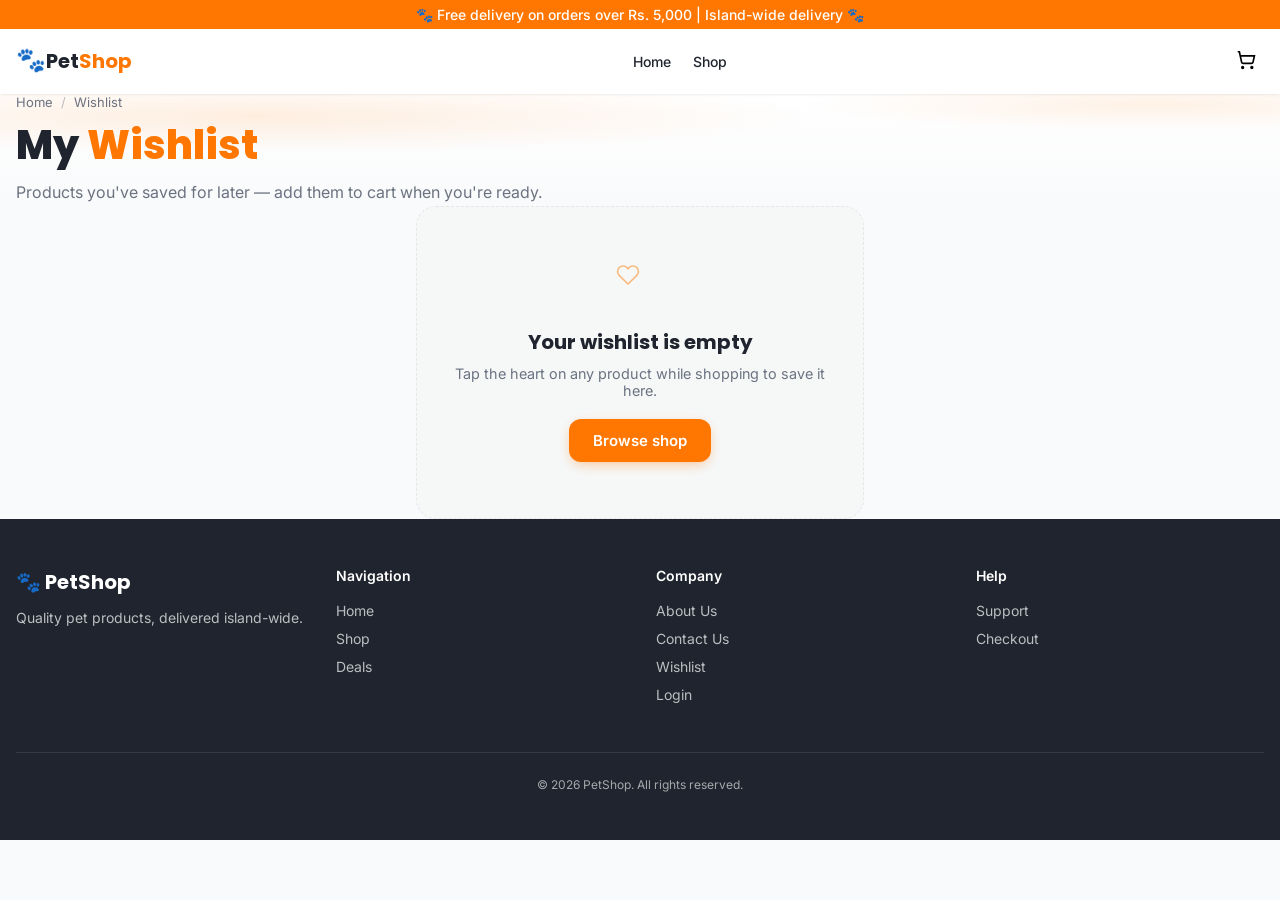
<file: wishlist.html>
<!DOCTYPE html>
<html lang="en">
<head>
  <meta charset="UTF-8" />
  <meta name="viewport" content="width=device-width, initial-scale=1.0" />
  <title>PetShop — Wishlist</title>
  <meta name="description" content="Your saved pet products at PetShop.lk. — Sri Lanka's trusted pet supplies store." />
  <link rel="preconnect" href="https://fonts.googleapis.com" />
  <link rel="preconnect" href="https://fonts.gstatic.com" crossorigin />
  <link href="https://fonts.googleapis.com/css2?family=Poppins:wght@400;500;600;700;800&family=Inter:wght@300;400;500;600;700&display=swap" rel="stylesheet" />
  <link rel="stylesheet" href="css/site-cart.css" />
  <link rel="stylesheet" href="css/site-pages.css" />
  <style>
    :root {
      --background: 210 20% 98%; --foreground: 220 20% 15%; --card: 0 0% 100%;
      --primary: 28 100% 50%; --primary-foreground: 0 0% 100%; --secondary: 220 14% 96%;
      --muted-foreground: 220 9% 46%; --accent: 28 100% 95%; --border: 220 13% 91%;
      --font-heading: "Poppins", sans-serif; --font-body: "Inter", sans-serif;
      --shadow-card: 0 1px 3px 0 rgb(0 0 0 / 0.06), 0 1px 2px -1px rgb(0 0 0 / 0.06);
      --shadow-card-hover: 0 10px 25px -5px rgb(0 0 0 / 0.1), 0 8px 10px -6px rgb(0 0 0 / 0.1);
      --shadow-elevated: 0 20px 40px -12px rgb(0 0 0 / 0.15);
    }
    *, *::before, *::after { box-sizing: border-box; border-color: hsl(var(--border)); }
    body { margin: 0; font-family: var(--font-body); background: hsl(var(--background)); color: hsl(var(--foreground)); -webkit-font-smoothing: antialiased; }
    h1, h2, h3 { font-family: var(--font-heading); }
    a { color: inherit; text-decoration: none; }
    button { font-family: inherit; cursor: pointer; border: none; background: none; }
    img { max-width: 100%; height: auto; display: block; }
    .container { width: 100%; max-width: 1400px; margin: 0 auto; padding: 0 1rem; }
    .relative { position: relative; }
    .site-nav { position: sticky; top: 0; z-index: 50; background: hsl(var(--card)); box-shadow: var(--shadow-card); transition: background 0.3s, box-shadow 0.3s; }
    .site-nav.scrolled { background: hsl(var(--card) / 0.95); backdrop-filter: blur(12px); box-shadow: var(--shadow-card-hover); }
    .nav-top { background: hsl(var(--primary)); text-align: center; padding: 0.375rem 1rem; }
    .nav-top p { margin: 0; font-size: 0.875rem; font-weight: 500; color: hsl(var(--primary-foreground)); }
    .nav-row { display: flex; align-items: center; justify-content: space-between; height: 4rem; gap: 0.5rem; }
    .logo-text { font-size: 1.25rem; font-family: var(--font-heading); font-weight: 700; }
    .logo-text .accent { color: hsl(var(--primary)); }
    .desktop-menu { display: none; align-items: center; gap: 0.125rem; flex-wrap: wrap; }
    @media (min-width: 1024px) { .desktop-menu { display: flex; } }
    .nav-icons { display: flex; align-items: center; gap: 0.5rem; }
    .icon-btn { padding: 0.5rem; border-radius: 0.75rem; transition: background 0.2s, transform 0.2s; }
    .icon-btn:hover { background: hsl(var(--secondary)); transform: scale(1.06); }
    .cart-badge, .wishlist-badge-nav { position: absolute; top: -2px; right: -2px; min-width: 1.25rem; height: 1.25rem; border-radius: 9999px; background: hsl(var(--primary)); color: hsl(var(--primary-foreground)); font-size: 0.625rem; font-weight: 700; display: flex; align-items: center; justify-content: center; }
    .wishlist-badge-nav[hidden] { display: none; }
    .mobile-toggle { display: flex; }
    @media (min-width: 1024px) { .mobile-toggle { display: none; } }
    .mobile-panel { max-height: 0; overflow: hidden; opacity: 0; border-top: 1px solid hsl(var(--border)); background: hsl(var(--card)); transition: max-height 0.35s, opacity 0.25s; }
    .mobile-panel.is-open { max-height: 420px; opacity: 1; }
    .mobile-panel-inner { padding: 1rem; display: flex; flex-direction: column; gap: 0.35rem; }
    .mobile-panel a { padding: 0.75rem 1rem; border-radius: 0.75rem; font-size: 0.875rem; font-weight: 500; }
    .mobile-panel a:hover, .mobile-panel a[aria-current="page"] { background: hsl(var(--accent)); color: hsl(var(--primary)); font-weight: 700; }
    .cart-backdrop { position: fixed; inset: 0; background: rgb(0 0 0 / 0.5); z-index: 60; opacity: 0; pointer-events: none; transition: opacity 0.2s; }
    .cart-backdrop.is-open { opacity: 1; pointer-events: auto; }
    .cart-drawer { position: fixed; top: 0; right: 0; bottom: 0; width: 100%; max-width: 28rem; background: hsl(var(--card)); border-left: 1px solid hsl(var(--border)); z-index: 70; display: flex; flex-direction: column; transform: translateX(100%); transition: transform 0.4s; }
    .cart-drawer.is-open { transform: translateX(0); }
    .cart-head { display: flex; align-items: center; justify-content: space-between; padding: 1rem; border-bottom: 1px solid hsl(var(--border)); }
    .cart-head h2 { margin: 0; font-size: 1.125rem; font-weight: 600; }
    .cart-body { flex: 1; overflow-y: auto; padding: 1rem; }
    .cart-foot { border-top: 1px solid hsl(var(--border)); padding: 1rem; }
    .btn-outline-nav, .btn-primary-nav { flex: 1; text-align: center; padding: 0.625rem; border-radius: 0.75rem; font-size: 0.875rem; font-weight: 500; }
    .btn-outline-nav { border: 1px solid hsl(var(--border)); }
    .btn-primary-nav { background: hsl(var(--primary)); color: hsl(var(--primary-foreground)); }
    .cart-actions { display: flex; gap: 0.5rem; margin-top: 0.75rem; }
    .site-footer { background: hsl(var(--foreground)); color: hsl(var(--primary-foreground)); padding: 3rem 0; }
    .footer-grid { display: grid; grid-template-columns: repeat(2, 1fr); gap: 2rem; }
    @media (min-width: 768px) { .footer-grid { grid-template-columns: repeat(4, 1fr); } }
    .site-footer h4 { font-size: 0.875rem; font-weight: 600; margin: 0 0 1rem; }
    .site-footer ul { list-style: none; padding: 0; margin: 0; }
    .site-footer li { margin-bottom: 0.5rem; }
    .site-footer a { font-size: 0.875rem; opacity: 0.7; }
    .site-footer a:hover { opacity: 1; }
    .footer-bottom { margin-top: 2.5rem; padding-top: 1.5rem; border-top: 1px solid hsl(var(--primary-foreground) / 0.1); text-align: center; }
    .footer-bottom p { margin: 0; font-size: 0.75rem; opacity: 0.6; }
    .cta-banner {
      margin-top: 2rem; padding: 2rem; border-radius: 1.25rem; text-align: center;
      background: linear-gradient(135deg, hsl(var(--primary) / 0.12), hsl(var(--accent)));
      border: 1px solid hsl(var(--border) / 0.5);
    }
    .cta-banner h2 { margin: 0 0 0.5rem; }
    .cta-banner p { margin: 0 0 1.25rem; color: hsl(var(--muted-foreground)); }
  </style>
</head>
<body>
  <svg xmlns="http://www.w3.org/2000/svg" width="0" height="0" aria-hidden="true" style="position:absolute;overflow:hidden">
    <defs>
      <symbol id="icon-cart" viewBox="0 0 24 24" fill="none" stroke="currentColor" stroke-width="2"><circle cx="8" cy="21" r="1"/><circle cx="19" cy="21" r="1"/><path d="M2.05 2.05h2l2.66 12.42a2 2 0 0 0 2 1.58h9.78a2 2 0 0 0 1.95-1.57l1.65-7.43H5.12"/></symbol>
      <symbol id="icon-user" viewBox="0 0 24 24" fill="none" stroke="currentColor" stroke-width="2"><path d="M19 21v-2a4 4 0 0 0-4-4H9a4 4 0 0 0-4 4v2"/><circle cx="12" cy="7" r="4"/></symbol>
      <symbol id="icon-heart" viewBox="0 0 24 24" fill="none" stroke="currentColor" stroke-width="2"><path d="M20.8 4.6a5.5 5.5 0 0 0-7.8 0L12 5.6l-1-1a5.5 5.5 0 0 0-7.8 7.8l1 1L12 21l7.8-7.6 1-1a5.5 5.5 0 0 0 0-7.8Z"/></symbol>
      <symbol id="icon-menu" viewBox="0 0 24 24" fill="none" stroke="currentColor" stroke-width="2"><line x1="4" x2="20" y1="12" y2="12"/><line x1="4" x2="20" y1="6" y2="6"/><line x1="4" x2="20" y1="18" y2="18"/></symbol>
      <symbol id="icon-x" viewBox="0 0 24 24" fill="none" stroke="currentColor" stroke-width="2"><path d="M18 6 6 18"/><path d="m6 6 12 12"/></symbol>
      <symbol id="icon-truck" viewBox="0 0 24 24" fill="none" stroke="currentColor" stroke-width="2"><path d="M14 18V6a2 2 0 0 0-2-2H4a2 2 0 0 0-2 2v11a1 1 0 0 0 1 1h2"/><path d="M15 18H9"/><path d="M19 18h2a1 1 0 0 0 1-1v-3.65a1 1 0 0 0-.22-.624l-3.48-4.35A1 1 0 0 0 17.52 8H14"/><circle cx="17" cy="18" r="2"/><circle cx="7" cy="18" r="2"/></symbol>
      <symbol id="icon-shield" viewBox="0 0 24 24" fill="none" stroke="currentColor" stroke-width="2"><path d="M12 22s8-4 8-10V5l-8-3-8 3v7c0 6 8 10 8 10"/></symbol>
      <symbol id="icon-heart-hand" viewBox="0 0 24 24" fill="none" stroke="currentColor" stroke-width="2"><path d="M19 14c1.49-1.46 3-3.21 3-5.5A5.5 5.5 0 0 0 16.5 3c-1.76 0-3 .5-4.5 2-1.5-1.5-2.74-2-4.5-2A5.5 5.5 0 0 0 2 8.5c0 2.3 1.5 4.05 3 5.5l7 7Z"/></symbol>
      <symbol id="icon-users" viewBox="0 0 24 24" fill="none" stroke="currentColor" stroke-width="2"><path d="M16 21v-2a4 4 0 0 0-4-4H6a4 4 0 0 0-4 4v2"/><circle cx="9" cy="7" r="4"/><path d="M22 21v-2a4 4 0 0 0-3-3.87"/><path d="M16 3.13a4 4 0 0 1 0 7.75"/></symbol>
    </defs>
  </svg>

  <nav class="site-nav" id="siteNav" aria-label="Main">
    <div class="nav-top"><div class="container"><p>🐾 Free delivery on orders over Rs. 5,000 | Island-wide delivery 🐾</p></div></div>
    <div class="container">
      <div class="nav-row">
        <a href="index.html" class="logo"><span style="font-size:1.5rem;line-height:1">🐾</span><span class="logo-text">Pet<span class="accent">Shop</span></span></a>
        <div class="desktop-menu">
          <a href="index.html" class="nav-link-simple">Home</a>
          <a href="shop.html" class="nav-link-simple">Shop</a>
          </div>
        <div class="nav-icons">
          <button type="button" class="icon-btn relative" id="openCart" aria-label="Open cart"><svg width="20" height="20"><use href="#icon-cart"/></svg><span class="cart-badge" id="cartBadge">0</span></button>
          <button type="button" class="icon-btn mobile-toggle" id="mobileToggle" aria-expanded="false" aria-label="Menu"><span id="menuIcon"><svg width="20" height="20"><use href="#icon-menu"/></svg></span><span id="closeIcon" hidden><svg width="20" height="20"><use href="#icon-x"/></svg></span></button>
        </div>
      </div>
    </div>
    <div class="mobile-panel" id="mobilePanel" aria-hidden="true">
      <div class="mobile-panel-inner">
        <a href="index.html">Home</a>
        <a href="shop.html">Shop</a>
      </div>
    </div>
  </nav>

  <div class="cart-backdrop" id="cartBackdrop"></div>
  <aside class="cart-drawer" id="cartDrawer" role="dialog" aria-modal="true" aria-label="Cart" hidden>
    <div class="cart-head"><h2>Your Cart</h2><button type="button" class="icon-btn" id="closeCart" aria-label="Close"><svg width="20" height="20"><use href="#icon-x"/></svg></button></div>
    <div class="cart-body" id="cartBody"></div>
    <div class="cart-foot" id="cartFoot"></div>
  </aside>

  <header class="page-hero">
    <div class="container page-hero-inner">
      <nav class="page-breadcrumb" aria-label="Breadcrumb">
        <a href="index.html">Home</a><span class="sep">/</span><span aria-current="page">Wishlist</span>
      </nav>
      <h1>My <span style="color:hsl(var(--primary))">Wishlist</span></h1>
      <p class="page-hero-lead">Products you've saved for later — add them to cart when you're ready.</p>
    </div>
  </header>

  <main class="container page-main">
    <div id="wishlistRoot" aria-live="polite"></div>
  </main>

  <footer class="site-footer">
    <div class="container">
      <div class="footer-grid">
        <div><div class="logo-text" style="color:inherit;margin-bottom:0.75rem">🐾 PetShop</div><p style="font-size:0.875rem;opacity:0.7;margin:0">Quality pet products, delivered island-wide.</p></div>
        <div><h4>Navigation</h4><ul><li><a href="index.html">Home</a></li><li><a href="shop.html">Shop</a></li><li><a href="index.html#flash-sale">Deals</a></li></ul></div>
        <div><h4>Company</h4><ul><li><a href="about.html">About Us</a></li><li><a href="contact.html">Contact Us</a></li><li><a href="wishlist.html">Wishlist</a></li><li><a href="login.html">Login</a></li></ul></div>
        <div><h4>Help</h4><ul><li><a href="contact.html">Support</a></li><li><a href="checkout.html">Checkout</a></li></ul></div>
      </div>
      <div class="footer-bottom"><p>© 2026 PetShop. All rights reserved.</p></div>
    </div>
  </footer>

  <script src="js/products-data.js"></script>
  <script src="js/wishlist.js"></script>
  <script src="js/cart.js"></script>
  <script>
  (function () {
    var nav = document.getElementById("siteNav");
    window.addEventListener("scroll", function () { nav.classList.toggle("scrolled", window.scrollY > 8); }, { passive: true });
    var panel = document.getElementById("mobilePanel");
    var toggle = document.getElementById("mobileToggle");
    var menuIcon = document.getElementById("menuIcon");
    var closeIcon = document.getElementById("closeIcon");
    toggle.addEventListener("click", function () {
      var open = panel.classList.toggle("is-open");
      toggle.setAttribute("aria-expanded", open ? "true" : "false");
      panel.setAttribute("aria-hidden", open ? "false" : "true");
      menuIcon.hidden = open;
      closeIcon.hidden = !open;
    });
  })();

  function escapeHtml(s) {
    return String(s).replace(/&/g, "&amp;").replace(/</g, "&lt;").replace(/>/g, "&gt;").replace(/"/g, "&quot;");
  }
  function renderWishlist() {
    var root = document.getElementById("wishlistRoot");
    var products = window.PetshopWishlist.getProducts();
    if (!products.length) {
      root.innerHTML = '<div class="wishlist-empty"><svg width="48" height="48" fill="none" stroke="currentColor" stroke-width="1.5"><path d="M20.8 4.6a5.5 5.5 0 0 0-7.8 0L12 5.6l-1-1a5.5 5.5 0 0 0-7.8 7.8l1 1L12 21l7.8-7.6 1-1a5.5 5.5 0 0 0 0-7.8Z"/></svg><h2>Your wishlist is empty</h2><p>Tap the heart on any product while shopping to save it here.</p><a href="shop.html" class="btn-primary" style="display:inline-flex;width:auto;padding:0.75rem 1.5rem">Browse shop</a></div>';
      return;
    }
    root.innerHTML = '<div class="wishlist-grid">' + products.map(function (p) {
      return '<article class="wishlist-card" data-id="' + p.id + '">' +
        '<div class="wishlist-card-img"><a href="product.html?id=' + p.id + '"><img src="' + escapeHtml(p.image) + '" alt="' + escapeHtml(p.name) + '" loading="lazy" /></a>' +
        '<button type="button" class="wishlist-remove" data-remove="' + p.id + '" aria-label="Remove from wishlist"><svg width="16" height="16"><use href="#icon-x"/></svg></button></div>' +
        '<div class="wishlist-card-body"><p class="brand">' + escapeHtml(p.brand) + '</p><h3><a href="product.html?id=' + p.id + '">' + escapeHtml(p.name) + '</a></h3>' +
        '<p class="price">Rs. ' + p.price.toLocaleString() + '</p>' +
        '<div class="wishlist-card-actions"><button type="button" class="btn-primary btn-wishlist-cart" data-cart="' + p.id + '">Add to cart</button>' +
        '<a href="product.html?id=' + p.id + '" class="btn-outline" style="text-align:center">View details</a></div></div></article>';
    }).join("") + "</div>";
  }
  renderWishlist();
  document.addEventListener("petshop-wishlist-updated", renderWishlist);
  document.getElementById("wishlistRoot").addEventListener("click", function (e) {
    var rm = e.target.closest("[data-remove]");
    if (rm) { window.PetshopWishlist.remove(rm.getAttribute("data-remove")); return; }
    var cart = e.target.closest("[data-cart]");
    if (cart && window.PetshopCart) {
      var p = window.PetshopWishlist.findProduct(cart.getAttribute("data-cart"));
      if (p) window.PetshopCart.add(p, 1);
    }
  });
  </script>
</body>
</html>
</file>
<file: css/site-cart.css>
/* Cart panel extras */
.cart-list { list-style: none; margin: 0; padding: 0; }
.cart-empty { text-align: center; padding: 3rem 1rem; color: hsl(var(--muted-foreground)); }
.cart-empty svg { margin: 0 auto 0.75rem; opacity: 0.45; display: block; }
.cart-empty-title { font-weight: 600; margin: 0; color: hsl(var(--foreground)); }
.cart-empty-hint { font-size: 0.875rem; margin: 0.5rem 0 0; }
.cart-empty-cta { display: inline-block; margin-top: 1rem; text-decoration: none; }
.cart-item { position: relative; align-items: flex-start; }
.cart-item-main { flex: 1; min-width: 0; }
.cart-item-name { margin: 0; font-size: 0.875rem; font-weight: 500; line-height: 1.35; }
.cart-item-price { margin: 0.35rem 0 0; font-size: 0.875rem; font-weight: 600; color: hsl(var(--primary)); }
.cart-qty-row {
  display: inline-flex; align-items: center; gap: 0.35rem; margin-top: 0.45rem;
  border: 1px solid hsl(var(--border)); border-radius: 0.5rem; padding: 0.15rem;
  background: hsl(var(--card));
}
.cart-qty-btn {
  width: 1.65rem; height: 1.65rem; border-radius: 0.35rem; font-size: 1rem; line-height: 1;
  display: flex; align-items: center; justify-content: center; color: hsl(var(--foreground));
  transition: background 0.15s;
}
.cart-qty-btn:hover { background: hsl(var(--secondary)); }
.cart-qty-val { min-width: 1.5rem; text-align: center; font-size: 0.8125rem; font-weight: 600; }
.cart-remove {
  flex-shrink: 0; padding: 0.35rem; border-radius: 0.5rem; color: hsl(var(--muted-foreground));
  transition: color 0.15s, background 0.15s;
}
.cart-remove:hover { color: hsl(var(--destructive, 0 84% 60%)); background: hsl(var(--secondary)); }
.cart-subtotal-row {
  display: flex; justify-content: space-between; font-size: 0.875rem; margin-bottom: 0.25rem;
}
.cart-subtotal-row span:last-child { font-weight: 600; }
.cart-subtotal-row span:first-child { color: hsl(var(--muted-foreground)); }

/* Checkout page */
.checkout-body { background: hsl(var(--background)); }
.checkout-header { box-shadow: var(--shadow-card); background: hsl(var(--card)); }
.checkout-header-inner {
  display: flex; align-items: center; justify-content: space-between;
  height: 4rem; max-width: 1400px; margin: 0 auto; padding: 0 1rem;
}
.checkout-page { padding: 1.5rem 0 3rem; }
@media (min-width: 768px) { .checkout-page { padding: 2rem 0 4rem; } }
.checkout-breadcrumb-list {
  display: flex; flex-wrap: wrap; align-items: center; gap: 0.35rem 0.5rem;
  list-style: none; margin: 0 0 1.25rem; padding: 0; font-size: 0.8125rem; color: hsl(var(--muted-foreground));
}
.checkout-breadcrumb-list a:hover { color: hsl(var(--primary)); }
.checkout-breadcrumb-sep { opacity: 0.45; }
.checkout-steps {
  display: flex;
  justify-content: space-between;
  align-items: flex-start;
  list-style: none;
  margin: 0 auto 2.25rem;
  padding: 0 clamp(1.25rem, 4vw, 2.75rem);
  width: 100%;
  max-width: 52rem;
  gap: 0.75rem clamp(1rem, 3vw, 2.5rem);
}
.checkout-step-sep {
  flex: 1;
  align-self: flex-start;
  min-width: 2rem;
  max-width: 7rem;
  height: 2px;
  margin-top: 1.125rem;
  background: hsl(var(--border));
  border-radius: 9999px;
}
.checkout-step-sep--done {
  background: hsl(var(--primary));
}
.checkout-step {
  position: relative;
  flex: 0 0 auto;
  display: flex;
  flex-direction: column;
  align-items: center;
  gap: 0.625rem;
  min-width: 5.5rem;
  max-width: 8.5rem;
  padding: 0 0.35rem;
  font-size: 0.875rem;
  text-align: center;
  color: hsl(var(--muted-foreground));
}
.checkout-step-icon {
  position: relative;
  z-index: 1;
  width: 2.25rem;
  height: 2.25rem;
  border-radius: 9999px;
  display: flex;
  align-items: center;
  justify-content: center;
  border: 2px solid hsl(var(--border));
  background: hsl(var(--card));
  flex-shrink: 0;
}
.checkout-step-label {
  position: relative;
  z-index: 1;
  line-height: 1.35;
  letter-spacing: -0.01em;
}
.checkout-step--done .checkout-step-icon {
  background: hsl(var(--primary));
  border-color: hsl(var(--primary));
  color: hsl(var(--primary-foreground));
}
.checkout-step--done { color: hsl(var(--foreground)); }
.checkout-step--current { color: hsl(var(--foreground)); font-weight: 600; }
.checkout-step--current .checkout-step-icon {
  border-color: hsl(var(--primary));
  color: hsl(var(--primary));
  box-shadow: 0 0 0 3px hsl(var(--primary) / 0.15);
}
.checkout-step-num { font-size: 0.75rem; font-weight: 700; }
@media (max-width: 520px) {
  .checkout-steps {
    padding: 0 1rem;
    gap: 0.35rem 0.65rem;
    margin-bottom: 1.75rem;
  }
  .checkout-step {
    min-width: 0;
    max-width: 5.25rem;
    font-size: 0.75rem;
    padding: 0 0.15rem;
  }
  .checkout-step-icon {
    width: 2rem;
    height: 2rem;
  }
  .checkout-step-sep {
    min-width: 0.75rem;
    max-width: 3rem;
    margin-top: 1rem;
  }
}
.checkout-layout {
  display: grid; grid-template-columns: 1fr; gap: 1.25rem; align-items: start;
}
@media (min-width: 1024px) {
  .checkout-layout { grid-template-columns: 1fr min(22rem, 34%); gap: 1.5rem; }
}
.checkout-card {
  background: hsl(var(--card)); border: 1px solid hsl(var(--border)); border-radius: 1rem;
  padding: 1.25rem; box-shadow: var(--shadow-card);
}
@media (min-width: 768px) { .checkout-card { padding: 1.5rem; } }
.checkout-card-title { margin: 0 0 0.35rem; font-size: 1.25rem; font-weight: 700; }
.checkout-card-hint { margin: 0 0 1.25rem; font-size: 0.875rem; color: hsl(var(--muted-foreground)); }
.checkout-form-grid {
  display: grid; grid-template-columns: 1fr; gap: 1rem;
}
@media (min-width: 640px) { .checkout-form-grid { grid-template-columns: 1fr 1fr; } }
.checkout-field label { display: block; font-size: 0.8125rem; font-weight: 600; margin-bottom: 0.35rem; }
.checkout-req { color: hsl(var(--primary)); }
.checkout-field input,
.checkout-field select {
  width: 100%; padding: 0.625rem 0.75rem; border-radius: 0.65rem; border: 1px solid hsl(var(--border));
  font-size: 0.875rem; background: hsl(var(--card)); outline: none; transition: box-shadow 0.2s;
}
.checkout-field input:focus,
.checkout-field select:focus { box-shadow: 0 0 0 2px hsl(var(--primary) / 0.25); }
.checkout-field--full { grid-column: 1 / -1; }
.checkout-phone-row { display: flex; gap: 0.5rem; }
.checkout-phone-country {
  display: flex; align-items: center; gap: 0.35rem; padding: 0 0.5rem;
  border: 1px solid hsl(var(--border)); border-radius: 0.65rem; background: hsl(var(--secondary) / 0.5);
}
.checkout-country-select { border: 0; background: transparent; font-size: 0.875rem; padding: 0.625rem 0.25rem; }
.checkout-phone-row input { flex: 1; }
.checkout-checkbox-label { display: flex; align-items: center; gap: 0.5rem; font-size: 0.875rem; cursor: pointer; }
.checkout-actions { margin-top: 0.5rem; }
.checkout-btn {
  width: 100%; padding: 0.75rem 1.25rem; border-radius: 0.75rem; font-size: 0.9375rem; font-weight: 600;
  background: hsl(var(--primary)); color: hsl(var(--primary-foreground)); transition: transform 0.2s, box-shadow 0.2s;
}
.checkout-btn:hover { transform: scale(1.02); box-shadow: 0 6px 18px -4px hsl(var(--primary) / 0.45); }
.checkout-btn:disabled { opacity: 0.55; cursor: not-allowed; transform: none; box-shadow: none; }
.checkout-confirm-sub { margin: 0 0 0.75rem; font-size: 1rem; font-weight: 600; }
.checkout-billing-head { display: flex; align-items: center; justify-content: space-between; gap: 0.75rem; margin-bottom: 0.5rem; }
.checkout-edit-btn {
  display: inline-flex; align-items: center; gap: 0.35rem; font-size: 0.8125rem; font-weight: 600;
  color: hsl(var(--primary)); padding: 0.35rem 0.5rem; border-radius: 0.5rem;
}
.checkout-edit-btn:hover { background: hsl(var(--accent)); }
.checkout-confirm-text { margin: 0; font-size: 0.875rem; line-height: 1.55; white-space: pre-line; color: hsl(var(--foreground)); }
.checkout-option-list { list-style: none; margin: 0; padding: 0; display: flex; flex-direction: column; gap: 0.5rem; }
.checkout-option {
  display: flex; align-items: flex-start; gap: 0.65rem; padding: 0.75rem; border-radius: 0.75rem;
  border: 1px solid hsl(var(--border)); cursor: pointer; transition: border-color 0.15s, background 0.15s;
}
.checkout-option:has(input:checked) { border-color: hsl(var(--primary)); background: hsl(var(--accent)); }
.checkout-option input { margin-top: 0.2rem; accent-color: hsl(var(--primary)); }
.checkout-option-body { flex: 1; display: flex; justify-content: space-between; gap: 0.75rem; font-size: 0.875rem; }
.checkout-option-title { font-weight: 600; }
.checkout-option-price { color: hsl(var(--muted-foreground)); white-space: nowrap; }
.checkout-confirm-block { margin-bottom: 1.25rem; padding-bottom: 1.25rem; border-bottom: 1px solid hsl(var(--border)); }
.checkout-confirm-block:last-of-type { border-bottom: 0; padding-bottom: 0; margin-bottom: 0; }
.checkout-policies { font-size: 0.8125rem; margin: 0 0 1rem; }
.checkout-policies a { color: hsl(var(--primary)); font-weight: 500; }
.checkout-muted { font-size: 0.8125rem; color: hsl(var(--muted-foreground)); margin: 0.5rem 0 0; }
.checkout-paid-title { margin: 0 0 1rem; font-size: 1.5rem; color: hsl(var(--primary)); }
.checkout-paid-table { width: 100%; font-size: 0.875rem; border-collapse: collapse; }
.checkout-paid-table td { padding: 0.35rem 0; }
.checkout-paid-muted { color: hsl(var(--muted-foreground)); }
.checkout-paid-total { font-weight: 700; text-align: right; color: hsl(var(--primary)); }
.checkout-done-btn { display: inline-block; margin-top: 1.25rem; text-align: center; text-decoration: none; }
.order-summary { position: sticky; top: 5.5rem; }
.order-summary-title { margin: 0 0 1rem; font-size: 1.125rem; font-weight: 700; }
.checkout-items-scroll { max-height: 16rem; overflow-y: auto; margin: 0 -0.25rem; padding: 0 0.25rem; }
.checkout-summary-item {
  display: flex; gap: 0.65rem; padding: 0.65rem 0; border-bottom: 1px solid hsl(var(--border) / 0.6);
}
.checkout-summary-item:last-child { border-bottom: 0; }
.checkout-summary-item img { width: 3.25rem; height: 3.25rem; border-radius: 0.5rem; object-fit: cover; flex-shrink: 0; }
.checkout-summary-name { margin: 0; font-size: 0.8125rem; font-weight: 500; line-height: 1.35; }
.checkout-summary-meta { margin: 0.2rem 0 0; font-size: 0.75rem; color: hsl(var(--muted-foreground)); }
.checkout-summary-price { margin: 0.25rem 0 0; font-size: 0.8125rem; font-weight: 600; }
.checkout-totals { margin-top: 1rem; padding-top: 1rem; border-top: 1px solid hsl(var(--border)); font-size: 0.875rem; }
.checkout-total-row { display: flex; justify-content: space-between; margin-bottom: 0.35rem; }
.checkout-total-row.grand { font-size: 1rem; font-weight: 700; margin-top: 0.5rem; padding-top: 0.5rem; border-top: 1px dashed hsl(var(--border)); }
.checkout-hint-muted { font-size: 0.8125rem; margin: 0.75rem 0 0; color: hsl(var(--muted-foreground)); }
.checkout-hint-muted a { color: hsl(var(--primary)); font-weight: 500; }
.checkout-empty-summary { text-align: center; padding: 1.5rem 0.5rem; color: hsl(var(--muted-foreground)); font-size: 0.875rem; }
</file>
<file: css/site-pages.css>
/* Secondary pages: about, contact, login, wishlist */
.page-hero {
  position: relative;
  overflow: hidden;
  background:
    radial-gradient(ellipse 80% 60% at 20% 20%, hsl(var(--primary) / 0.12), transparent 55%),
    radial-gradient(ellipse 60% 50% at 90% 10%, hsl(28 100% 75% / 0.2), transparent 45%),
    linear-gradient(180deg, hsl(var(--card)) 0%, hsl(var(--background)) 100%);
}
.page-hero-inner { position: relative; z-index: 1; padding: 2.5rem 0 2rem; }
@media (min-width: 768px) { .page-hero-inner { padding: 3.5rem 0 2.5rem; } }
.page-breadcrumb { display: flex; align-items: center; gap: 0.5rem; font-size: 0.8125rem; color: hsl(var(--muted-foreground)); flex-wrap: wrap; margin-bottom: 0.75rem; }
.page-breadcrumb a:hover { color: hsl(var(--primary)); }
.page-breadcrumb .sep { opacity: 0.45; }
.page-hero h1 { margin: 0; font-size: clamp(1.75rem, 4vw, 2.5rem); font-weight: 800; line-height: 1.15; }
.page-hero-lead { margin: 0.75rem 0 0; max-width: 36rem; color: hsl(var(--muted-foreground)); font-size: 1rem; line-height: 1.6; }

.page-main { padding: 2rem 0 4rem; }
.section-block { margin-bottom: 3rem; }
.section-block h2 { margin: 0 0 1rem; font-size: 1.35rem; font-weight: 700; }
.section-block p { margin: 0 0 1rem; color: hsl(var(--muted-foreground)); line-height: 1.65; }

.about-grid { display: grid; gap: 2rem; align-items: center; }
@media (min-width: 900px) { .about-grid { grid-template-columns: 1fr 1fr; } }
.about-img {
  border-radius: 1.25rem; overflow: hidden; aspect-ratio: 4/3; background: hsl(var(--secondary));
  box-shadow: var(--shadow-card-hover);
}
.about-img img { width: 100%; height: 100%; object-fit: cover; }

.stats-row { display: grid; grid-template-columns: repeat(2, 1fr); gap: 1rem; }
@media (min-width: 768px) { .stats-row { grid-template-columns: repeat(4, 1fr); } }
.stat-card {
  text-align: center; padding: 1.25rem; border-radius: 1rem; background: hsl(var(--card));
  border: 1px solid hsl(var(--border) / 0.5); box-shadow: var(--shadow-card);
}
.stat-card strong { display: block; font-size: 1.75rem; font-weight: 800; color: hsl(var(--primary)); font-family: var(--font-heading); }
.stat-card span { font-size: 0.8125rem; color: hsl(var(--muted-foreground)); }

.values-grid { display: grid; gap: 1rem; }
@media (min-width: 640px) { .values-grid { grid-template-columns: repeat(2, 1fr); } }
@media (min-width: 1024px) { .values-grid { grid-template-columns: repeat(4, 1fr); } }
.value-card {
  padding: 1.25rem; border-radius: 1rem; background: hsl(var(--card)); border: 1px solid hsl(var(--border) / 0.5);
  box-shadow: var(--shadow-card); transition: transform 0.25s, box-shadow 0.25s;
}
.value-card:hover { transform: translateY(-4px); box-shadow: var(--shadow-card-hover); }
.value-card .ic {
  width: 2.75rem; height: 2.75rem; border-radius: 0.85rem; background: hsl(var(--primary) / 0.1);
  display: flex; align-items: center; justify-content: center; color: hsl(var(--primary)); margin-bottom: 0.85rem;
}
.value-card h3 { margin: 0 0 0.35rem; font-size: 0.9375rem; font-weight: 700; }
.value-card p { margin: 0; font-size: 0.8125rem; color: hsl(var(--muted-foreground)); line-height: 1.5; }

.contact-grid { display: grid; gap: 2rem; max-width: 64rem; margin: 0 auto; }
@media (min-width: 768px) { .contact-grid { grid-template-columns: 1fr 1fr; } }
.contact-info h3 { font-size: 1.25rem; font-weight: 600; margin: 0 0 0.5rem; }
.contact-line { display: flex; align-items: center; gap: 0.75rem; margin-bottom: 1rem; }
.contact-line .ic {
  width: 2.5rem; height: 2.5rem; border-radius: 0.75rem; background: hsl(var(--primary) / 0.1);
  display: flex; align-items: center; justify-content: center; color: hsl(var(--primary)); flex-shrink: 0;
}
.contact-hours { margin-top: 1.5rem; padding: 1rem; border-radius: 0.85rem; background: hsl(var(--secondary) / 0.6); font-size: 0.875rem; }
.contact-hours dt { font-weight: 600; margin-top: 0.5rem; }
.contact-hours dt:first-child { margin-top: 0; }
.contact-hours dd { margin: 0.15rem 0 0; color: hsl(var(--muted-foreground)); }
.contact-form {
  background: hsl(var(--card)); padding: 1.5rem; border-radius: 1rem; box-shadow: var(--shadow-card);
  display: flex; flex-direction: column; gap: 1rem;
}
.contact-form label { font-size: 0.8125rem; font-weight: 600; display: block; margin-bottom: 0.35rem; }
.contact-form input, .contact-form textarea, .contact-form select {
  width: 100%; padding: 0.75rem 1rem; border-radius: 0.75rem; border: 0; background: hsl(var(--secondary));
  font-size: 0.875rem; outline: none; transition: box-shadow 0.2s; font-family: inherit;
}
.contact-form input:focus, .contact-form textarea:focus, .contact-form select:focus {
  box-shadow: 0 0 0 2px hsl(var(--primary) / 0.3);
}
.contact-form textarea { resize: vertical; min-height: 6rem; }
.btn-primary {
  width: 100%; padding: 0.75rem; border-radius: 0.75rem; background: hsl(var(--primary)); color: hsl(var(--primary-foreground));
  font-weight: 600; font-size: 0.9375rem; display: flex; align-items: center; justify-content: center; gap: 0.5rem;
  transition: transform 0.2s, box-shadow 0.2s; box-shadow: 0 4px 14px -3px hsl(var(--primary) / 0.45);
}
.btn-primary:hover { transform: scale(1.02); }
.btn-outline {
  display: inline-flex; align-items: center; justify-content: center; gap: 0.5rem;
  padding: 0.65rem 1.25rem; border-radius: 0.75rem; border: 1px solid hsl(var(--border));
  font-size: 0.875rem; font-weight: 600; transition: background 0.2s, border-color 0.2s;
}
.btn-outline:hover { background: hsl(var(--secondary)); border-color: hsl(var(--primary) / 0.35); }

.login-wrap { display: grid; gap: 2rem; max-width: 56rem; margin: 0 auto; align-items: stretch; }
@media (min-width: 900px) { .login-wrap { grid-template-columns: 1fr 1fr; } }
.login-card {
  background: hsl(var(--card)); padding: 2rem; border-radius: 1.25rem; box-shadow: var(--shadow-card);
  border: 1px solid hsl(var(--border) / 0.5);
}
.login-card h2 { margin: 0 0 0.35rem; font-size: 1.5rem; font-weight: 700; }
.login-card .hint { margin: 0 0 1.5rem; font-size: 0.875rem; color: hsl(var(--muted-foreground)); }
.login-field { margin-bottom: 1rem; }
.login-field label { display: block; font-size: 0.8125rem; font-weight: 600; margin-bottom: 0.35rem; }
.login-field input {
  width: 100%; padding: 0.75rem 1rem; border-radius: 0.75rem; border: 1px solid hsl(var(--border));
  background: hsl(var(--background)); font-size: 0.9375rem; outline: none; transition: box-shadow 0.2s, border-color 0.2s;
}
.login-field input:focus { border-color: hsl(var(--primary)); box-shadow: 0 0 0 2px hsl(var(--primary) / 0.2); }
.login-row { display: flex; align-items: center; justify-content: space-between; gap: 1rem; margin-bottom: 1.25rem; font-size: 0.8125rem; }
.login-row label { display: flex; align-items: center; gap: 0.4rem; font-weight: 500; cursor: pointer; }
.login-row a { color: hsl(var(--primary)); font-weight: 600; }
.login-aside {
  display: none; border-radius: 1.25rem; overflow: hidden; position: relative;
  background: linear-gradient(135deg, hsl(var(--primary)), #fb923c); color: hsl(var(--primary-foreground));
  padding: 2rem; flex-direction: column; justify-content: flex-end; min-height: 20rem;
}
@media (min-width: 900px) { .login-aside { display: flex; } }
.login-aside h3 { margin: 0 0 0.5rem; font-size: 1.35rem; font-weight: 700; position: relative; z-index: 1; }
.login-aside p { margin: 0; font-size: 0.9rem; opacity: 0.92; line-height: 1.55; position: relative; z-index: 1; }
.login-aside::before {
  content: ""; position: absolute; inset: 0;
  background: url("data:image/svg+xml,%3Csvg width='60' height='60' viewBox='0 0 60 60' xmlns='http://www.w3.org/2000/svg'%3E%3Cpath d='M30 8 L35 22 L50 22 L38 32 L42 48 L30 38 L18 48 L22 32 L10 22 L25 22 Z' fill='%23fff' fill-opacity='0.08'/%3E%3C/svg%3E");
}
.login-footer { margin-top: 1.25rem; text-align: center; font-size: 0.875rem; color: hsl(var(--muted-foreground)); }
.login-footer a { color: hsl(var(--primary)); font-weight: 600; }

.wishlist-grid { display: grid; grid-template-columns: repeat(2, 1fr); gap: 1rem; }
@media (min-width: 640px) { .wishlist-grid { grid-template-columns: repeat(3, 1fr); } }
@media (min-width: 1024px) { .wishlist-grid { grid-template-columns: repeat(4, 1fr); } }
.wishlist-card {
  position: relative; background: hsl(var(--card)); border-radius: 1rem; overflow: hidden;
  border: 1px solid hsl(var(--border) / 0.5); box-shadow: var(--shadow-card);
  display: flex; flex-direction: column; transition: transform 0.25s, box-shadow 0.25s;
}
.wishlist-card:hover { transform: translateY(-4px); box-shadow: var(--shadow-card-hover); }
.wishlist-card-img { aspect-ratio: 1; background: hsl(var(--secondary)); position: relative; }
.wishlist-card-img img { width: 100%; height: 100%; object-fit: cover; }
.wishlist-remove {
  position: absolute; top: 0.5rem; right: 0.5rem; width: 2rem; height: 2rem; border-radius: 9999px;
  background: hsl(var(--card) / 0.95); color: hsl(var(--destructive, 0 84% 60%)); display: flex;
  align-items: center; justify-content: center; box-shadow: var(--shadow-card); z-index: 2;
  transition: transform 0.2s, background 0.2s;
}
.wishlist-remove:hover { transform: scale(1.08); background: hsl(var(--card)); }
.wishlist-card-body { padding: 1rem; flex: 1; display: flex; flex-direction: column; }
.wishlist-card-body h3 { margin: 0; font-size: 0.875rem; font-weight: 600; line-height: 1.35; }
.wishlist-card-body .brand { font-size: 0.7rem; font-weight: 700; color: hsl(var(--primary)); text-transform: uppercase; margin-top: 0.35rem; }
.wishlist-card-body .price { font-size: 1rem; font-weight: 800; margin-top: 0.5rem; }
.wishlist-card-actions { display: flex; flex-direction: column; gap: 0.5rem; margin-top: auto; padding-top: 0.75rem; }
.wishlist-empty {
  text-align: center; padding: 3.5rem 1.5rem; border-radius: 1.25rem;
  background: hsl(var(--secondary) / 0.4); border: 1px dashed hsl(var(--border)); max-width: 28rem; margin: 0 auto;
}
.wishlist-empty svg { margin: 0 auto 1rem; color: hsl(var(--primary) / 0.5); display: block; }
.wishlist-empty h2 { margin: 0 0 0.5rem; font-size: 1.25rem; }
.wishlist-empty p { margin: 0 0 1.25rem; color: hsl(var(--muted-foreground)); font-size: 0.9rem; }

.nav-link-simple {
  padding: 0.5rem 0.65rem; font-size: 0.875rem; font-weight: 500; border-radius: 0.5rem;
  color: hsl(var(--foreground)); transition: color 0.2s;
}
.nav-link-simple:hover, .nav-link-simple[aria-current="page"] { color: hsl(var(--primary)); }
.nav-link-simple[aria-current="page"] { font-weight: 700; }
.wishlist-badge-nav {
  position: absolute; top: -2px; right: -2px; min-width: 1.25rem; height: 1.25rem; padding: 0 0.25rem;
  border-radius: 9999px; background: hsl(var(--primary)); color: hsl(var(--primary-foreground));
  font-size: 0.625rem; font-weight: 700; display: flex; align-items: center; justify-content: center;
}
</file>
